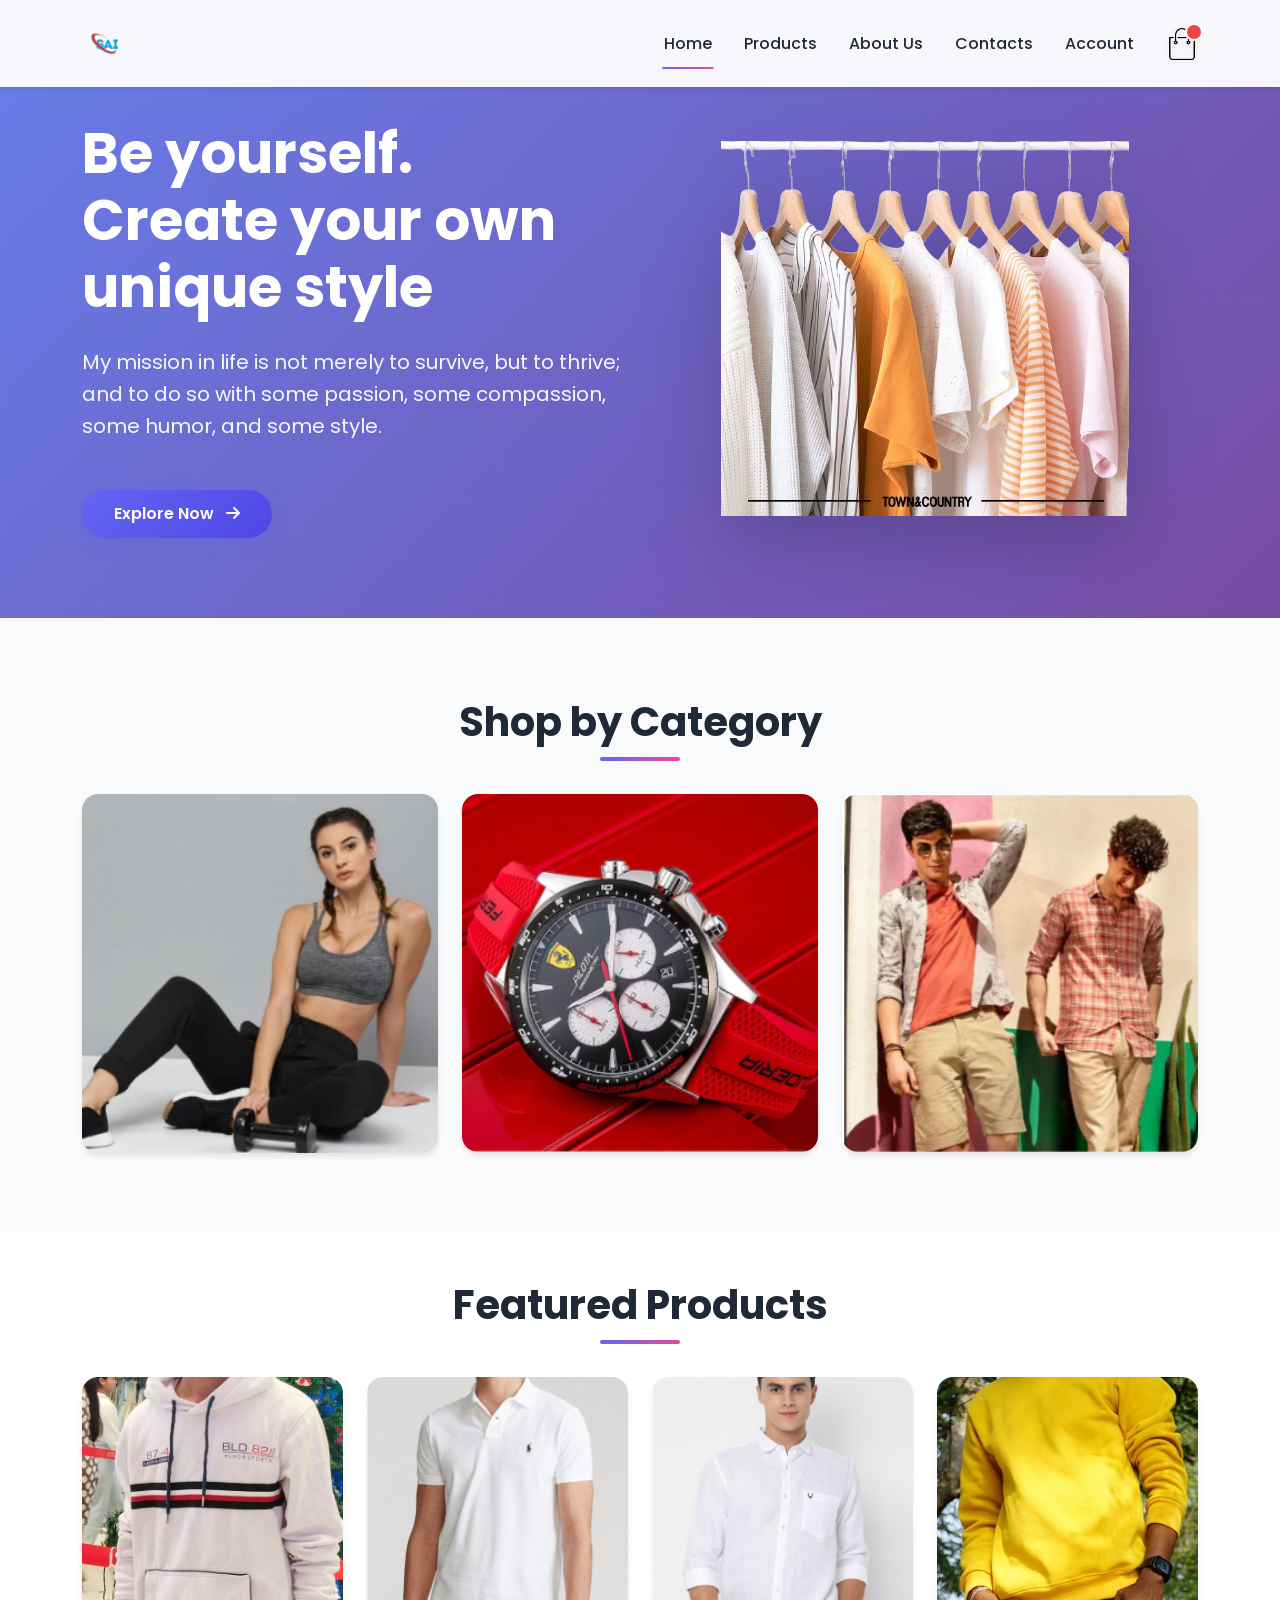
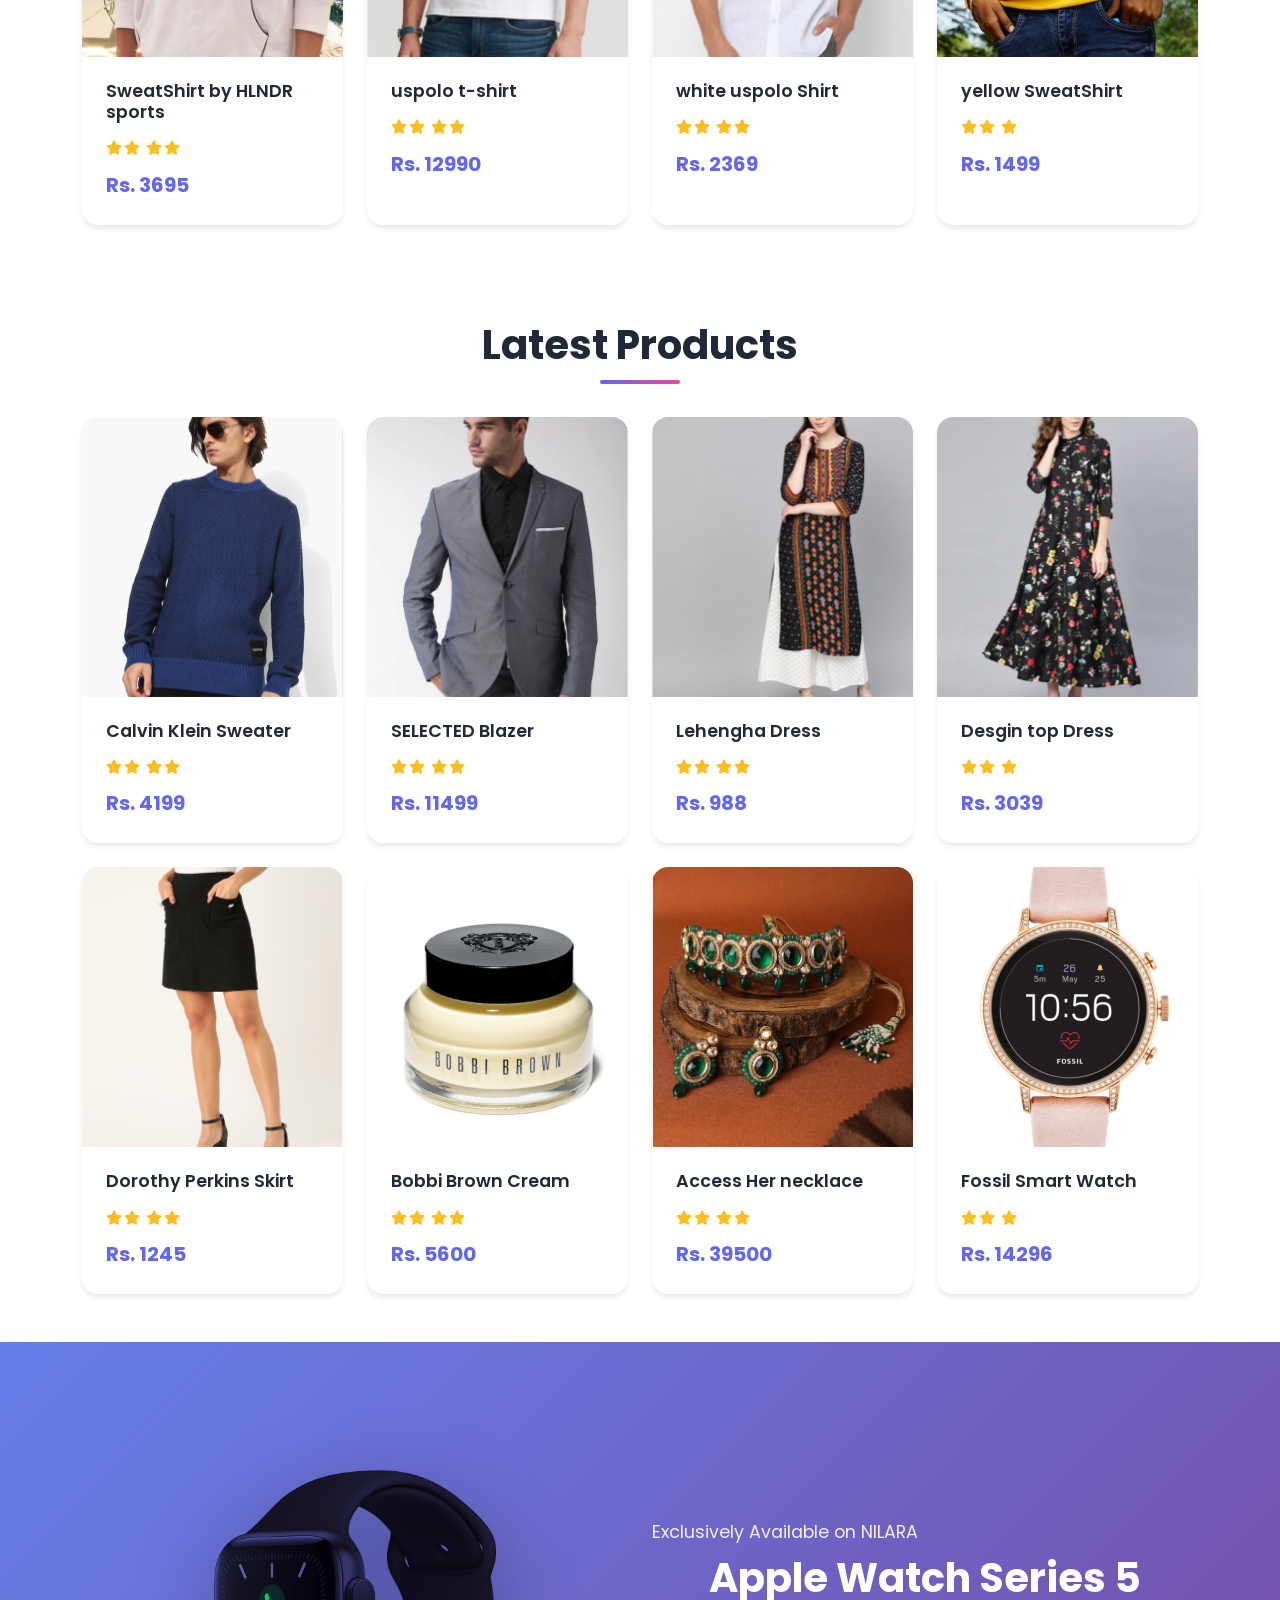
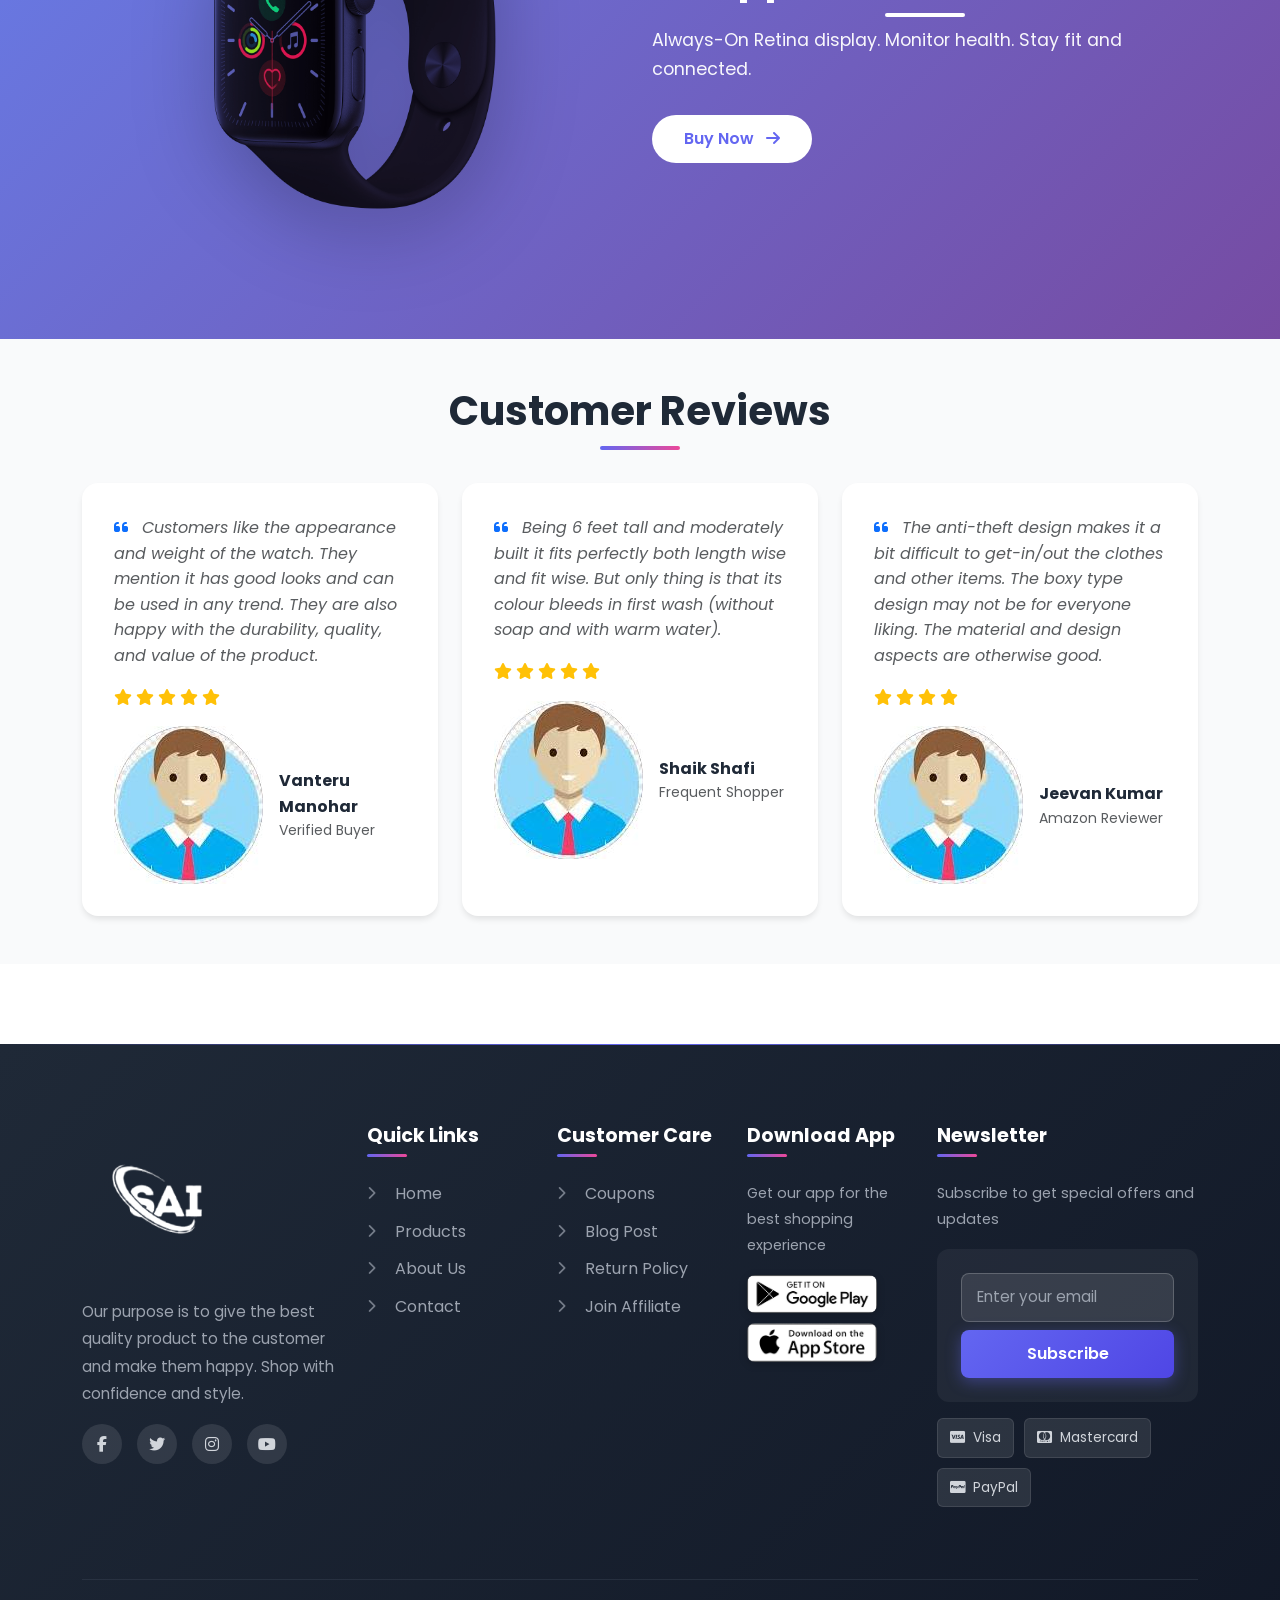
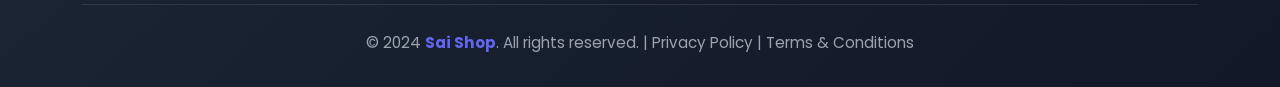
<file: index.html>
<!DOCTYPE html>
<html lang="en">

<head>
  <meta charset="UTF-8" />
  <meta name="viewport" content="width=device-width, initial-scale=1.0" />
  <title>Sai E-commerce Website</title>

  <!-- Bootstrap CSS -->
  <link href="https://cdn.jsdelivr.net/npm/bootstrap@5.3.3/dist/css/bootstrap.min.css" rel="stylesheet" />

  <!-- Google Fonts -->
  <link href="https://fonts.googleapis.com/css2?family=Poppins:wght@300;400;600&display=swap" rel="stylesheet" />

  <!-- Font Awesome -->
  <link rel="stylesheet" href="https://cdnjs.cloudflare.com/ajax/libs/font-awesome/6.4.0/css/all.min.css" />

  <link rel="stylesheet" href="style.css">
  <style>
    body {
      padding-top: 0;
    }
    .hero {
      margin-top: 0;
    }
  </style>
</head>

<body>

<!-- Navbar -->
<nav class="navbar navbar-expand-lg navbar-light bg-light py-3 shadow-sm fixed-top">
  <div class="container">
    <a class="navbar-brand" href="index.html">
      <img src="images/sai-removebg-preview.png" alt="Sai Logo" height="45">
    </a>
    <button class="navbar-toggler" type="button" data-bs-toggle="collapse" data-bs-target="#navbarNav" aria-controls="navbarNav" aria-expanded="false" aria-label="Toggle navigation">
      <span class="navbar-toggler-icon"></span>
    </button>

    <div class="collapse navbar-collapse justify-content-end" id="navbarNav">
      <ul class="navbar-nav">
        <li class="nav-item">
          <a class="nav-link active" href="index.html">Home</a>
        </li>
        <li class="nav-item">
          <a class="nav-link" href="products.html">Products</a>
        </li>
        <li class="nav-item">
          <a class="nav-link" href="aboutus.html">About Us</a>
        </li>
        <li class="nav-item">
          <a class="nav-link" href="contacts.html">Contacts</a>
        </li>
        <li class="nav-item">
          <a class="nav-link" href="account.html">Account</a>
        </li>
      </ul>
      <a href="cart.html" class="ms-3 cart-badge position-relative">
        <img src="images/cart.png" alt="Cart" width="32" height="32" style="filter: drop-shadow(0 2px 4px rgba(0,0,0,0.1));">
      </a>
    </div>
  </div>
</nav>


  <!-- Hero Section -->
  <section class="hero text-center text-md-start">
    <div class="container">
      <div class="row align-items-center">
        <div class="col-md-6">
          <h1>Be yourself.<br>Create your own unique style</h1>
          <p>My mission in life is not merely to survive, but to thrive; and to do so with some passion, some compassion, some humor, and some style.</p>
          <a href="products.html" class="btn btn-primary mt-3">Explore Now <i class="fas fa-arrow-right ms-2"></i></a>
        </div>
        <div class="col-md-6 text-center">
          <img src="images/fashion_image-removebg-preview.png" alt="Hero Image" class="img-fluid" style="max-width: 100%; height: auto; filter: drop-shadow(0 20px 40px rgba(0,0,0,0.2));">
        </div>
      </div>
    </div>
  </section>

  <!-- Categories -->
  <section class="categories">
    <div class="container">
      <h2>Shop by Category</h2>
      <div class="row g-4">
        <div class="col-md-4">
          <div class="category-card">
            <img src="images/category1.png" class="img-fluid" alt="Category 1">
          </div>
        </div>
        <div class="col-md-4">
          <div class="category-card">
            <img src="images/category2.png" class="img-fluid" alt="Category 2">
          </div>
        </div>
        <div class="col-md-4">
          <div class="category-card">
            <img src="images/category3.png" class="img-fluid" alt="Category 3">
          </div>
        </div>
      </div>
    </div>
  </section>

<!-- Featured Products Section -->
<section class="container py-5">
  <h2>Featured Products</h2>
  <div class="row g-4">
    <div class="col-md-3 col-sm-6">
      <a href="product-details.html" class="product-card-link">
        <div class="card h-100 product-card">
          <img src="images/manohar.jpg" class="card-img-top" alt="SweatShirt by HLNDR sports" />
          <div class="card-body">
            <h5 class="card-title">SweatShirt by HLNDR sports</h5>
            <div class="rating mb-2">
              <i class="fa fa-star"></i><i class="fa fa-star"></i>
              <i class="fa fa-star"></i><i class="fa fa-star"></i>
              <i class="fa fa-star-o"></i>
            </div>
            <p class="card-text">Rs. 3695</p>
          </div>
        </div>
      </a>
    </div>

    <div class="col-md-3 col-sm-6">
      <a href="product-details.html" class="product-card-link">
        <div class="card h-100 product-card">
          <img src="images/pro2-Polo Ralph Lauren-12990.png" class="card-img-top" alt="uspolo t-shirt" />
          <div class="card-body">
            <h5 class="card-title">uspolo t-shirt</h5>
            <div class="rating mb-2">
              <i class="fa fa-star"></i><i class="fa fa-star"></i>
              <i class="fa fa-star"></i><i class="fa fa-star"></i>
              <i class="fa fa-star-half-o"></i>
            </div>
            <p class="card-text">Rs. 12990</p>
          </div>
        </div>
      </a>
    </div>

    <div class="col-md-3 col-sm-6">
      <a href="product-details.html" class="product-card-link">
        <div class="card h-100 product-card">
          <img src="images/pro3-allen solly - 2369.png" class="card-img-top" alt="white uspolo Shirt" />
          <div class="card-body">
            <h5 class="card-title">white uspolo Shirt</h5>
            <div class="rating mb-2">
              <i class="fa fa-star"></i><i class="fa fa-star"></i>
              <i class="fa fa-star"></i><i class="fa fa-star"></i>
              <i class="fa fa-star-o"></i>
            </div>
            <p class="card-text">Rs. 2369</p>
          </div>
        </div>
      </a>
    </div>

    <div class="col-md-3 col-sm-6">
      <a href="product-details.html" class="product-card-link">
        <div class="card h-100 product-card">
          <img src="images/sai1.jpg" class="card-img-top" alt="yellow SweatShirt" />
          <div class="card-body">
            <h5 class="card-title">yellow SweatShirt</h5>
            <div class="rating mb-2">
              <i class="fa fa-star"></i><i class="fa fa-star"></i>
              <i class="fa fa-star"></i><i class="fa fa-star-half-o"></i>
              <i class="fa fa-star-o"></i>
            </div>
            <p class="card-text">Rs. 1499</p>
          </div>
        </div>
      </a>
    </div>
  </div>
</section>

<!-- Latest Products Section -->
<section class="container py-5">
  <h2>Latest Products</h2>
  <div class="row g-4">
    <!-- Row 1 -->
    <div class="col-md-3 col-sm-6">
      <a href="product-details.html" class="product-card-link">
        <div class="card h-100 product-card">
          <img src="images/pro5-calvinK-4199.png" class="card-img-top" alt="Calvin Klein Sweater" />
          <div class="card-body">
            <h5 class="card-title">Calvin Klein Sweater</h5>
            <div class="rating mb-2">
              <i class="fa fa-star"></i><i class="fa fa-star"></i>
              <i class="fa fa-star"></i><i class="fa fa-star"></i>
              <i class="fa fa-star-o"></i>
            </div>
            <p class="card-text">Rs. 4199</p>
          </div>
        </div>
      </a>
    </div>

    <div class="col-md-3 col-sm-6">
      <a href="product-details.html" class="product-card-link">
        <div class="card h-100 product-card">
          <img src="images/pro6-SELECTED-11499.png" class="card-img-top" alt="SELECTED Blazer" />
          <div class="card-body">
            <h5 class="card-title">SELECTED Blazer</h5>
            <div class="rating mb-2">
              <i class="fa fa-star"></i><i class="fa fa-star"></i>
              <i class="fa fa-star"></i><i class="fa fa-star"></i>
              <i class="fa fa-star-half-o"></i>
            </div>
            <p class="card-text">Rs. 11499</p>
          </div>
        </div>
      </a>
    </div>

    <div class="col-md-3 col-sm-6">
      <a href="product-details.html" class="product-card-link">
        <div class="card h-100 product-card">
          <img src="images/pro7-anubhutte-988.png" class="card-img-top" alt="Lehengha Dress" />
          <div class="card-body">
            <h5 class="card-title">Lehengha Dress</h5>
            <div class="rating mb-2">
              <i class="fa fa-star"></i><i class="fa fa-star"></i>
              <i class="fa fa-star"></i><i class="fa fa-star"></i>
              <i class="fa fa-star-o"></i>
            </div>
            <p class="card-text">Rs. 988</p>
          </div>
        </div>
      </a>
    </div>

    <div class="col-md-3 col-sm-6">
      <a href="product-details.html" class="product-card-link">
        <div class="card h-100 product-card">
          <img src="images/pro8-biba-3039.png" class="card-img-top" alt="Desgin top Dress" />
          <div class="card-body">
            <h5 class="card-title">Desgin top Dress</h5>
            <div class="rating mb-2">
              <i class="fa fa-star"></i><i class="fa fa-star"></i>
              <i class="fa fa-star"></i><i class="fa fa-star-half-o"></i>
              <i class="fa fa-star-o"></i>
            </div>
            <p class="card-text">Rs. 3039</p>
          </div>
        </div>
      </a>
    </div>

    <!-- Row 2 -->
    <div class="col-md-3 col-sm-6">
      <a href="product-details.html" class="product-card-link">
        <div class="card h-100 product-card">
          <img src="images/pro9-dorothy perkins-1245.png" class="card-img-top" alt="Dorothy Perkins Skirt" />
          <div class="card-body">
            <h5 class="card-title">Dorothy Perkins Skirt</h5>
            <div class="rating mb-2">
              <i class="fa fa-star"></i><i class="fa fa-star"></i>
              <i class="fa fa-star"></i><i class="fa fa-star"></i>
              <i class="fa fa-star-o"></i>
            </div>
            <p class="card-text">Rs. 1245</p>
          </div>
        </div>
      </a>
    </div>

    <div class="col-md-3 col-sm-6">
      <a href="product-details.html" class="product-card-link">
        <div class="card h-100 product-card">
          <img src="images/pro10-bobbi brown-5600.png" class="card-img-top" alt="Bobbi Brown Cream" />
          <div class="card-body">
            <h5 class="card-title">Bobbi Brown Cream</h5>
            <div class="rating mb-2">
              <i class="fa fa-star"></i><i class="fa fa-star"></i>
              <i class="fa fa-star"></i><i class="fa fa-star"></i>
              <i class="fa fa-star-half-o"></i>
            </div>
            <p class="card-text">Rs. 5600</p>
          </div>
        </div>
      </a>
    </div>

    <div class="col-md-3 col-sm-6">
      <a href="product-details.html" class="product-card-link">
        <div class="card h-100 product-card">
          <img src="images/pro11-AccessHer-39500.png" class="card-img-top" alt="Access Her necklace" />
          <div class="card-body">
            <h5 class="card-title">Access Her necklace</h5>
            <div class="rating mb-2">
              <i class="fa fa-star"></i><i class="fa fa-star"></i>
              <i class="fa fa-star"></i><i class="fa fa-star"></i>
              <i class="fa fa-star-o"></i>
            </div>
            <p class="card-text">Rs. 39500</p>
          </div>
        </div>
      </a>
    </div>

    <div class="col-md-3 col-sm-6">
      <a href="product-details.html" class="product-card-link">
        <div class="card h-100 product-card">
          <img src="images/pro12-fossil-14296.png" class="card-img-top" alt="Fossil Smart Watch" />
          <div class="card-body">
            <h5 class="card-title">Fossil Smart Watch</h5>
            <div class="rating mb-2">
              <i class="fa fa-star"></i><i class="fa fa-star"></i>
              <i class="fa fa-star"></i><i class="fa fa-star-half-o"></i>
              <i class="fa fa-star-o"></i>
            </div>
            <p class="card-text">Rs. 14296</p>
          </div>
        </div>
      </a>
    </div>
  </div>
</section>


  <!-- Offer Section -->
  <section class="offer-section">
    <div class="container">
      <div class="row align-items-center">
        <div class="col-md-6 text-center mb-4 mb-md-0">
          <img src="images/shopping.png" class="img-fluid" alt="Offer" style="max-width: 80%; filter: drop-shadow(0 20px 40px rgba(0,0,0,0.3));">
        </div>
        <div class="col-md-6">
          <p class="mb-2" style="opacity: 0.9; font-size: 1.1rem;">Exclusively Available on NILARA</p>
          <h2 style="color: white; margin-bottom: 1.5rem;">Apple Watch Series 5</h2>
          <p style="font-size: 1.1rem; opacity: 0.95; margin-bottom: 2rem;">Always-On Retina display. Monitor health. Stay fit and connected.</p>
          <a href="products.html" class="btn btn-light" style="background: white; color: var(--primary-color); font-weight: 600;">Buy Now <i class="fas fa-arrow-right ms-2"></i></a>
        </div>
      </div>
    </div>
  </section>

<section class="py-5" style="background: var(--light);">
  <div class="container">
    <h2>Customer Reviews</h2>
    <div class="row g-4">
      <!-- Testimonial 1 -->
      <div class="col-md-4">
        <div class="testimonial-card">
          <p class="text-muted mb-3" style="font-style: italic;">
            <i class="fas fa-quote-left text-primary me-2"></i>
            Customers like the appearance and weight of the watch. They mention it has good looks and can be used in any trend. They are also happy with the durability, quality, and value of the product.
          </p>
          <div class="mb-3">
            <i class="fa fa-star text-warning"></i>
            <i class="fa fa-star text-warning"></i>
            <i class="fa fa-star text-warning"></i>
            <i class="fa fa-star text-warning"></i>
            <i class="fa fa-star text-warning"></i>
          </div>
          <div class="d-flex align-items-center">
            <img src="images/img.jpeg" alt="User 1" class="me-3">
            <div>
              <strong>Vanteru Manohar</strong>
              <p class="text-muted mb-0 small">Verified Buyer</p>
            </div>
          </div>
        </div>
      </div>

      <!-- Testimonial 2 -->
      <div class="col-md-4">
        <div class="testimonial-card">
          <p class="text-muted mb-3" style="font-style: italic;">
            <i class="fas fa-quote-left text-primary me-2"></i>
            Being 6 feet tall and moderately built it fits perfectly both length wise and fit wise. But only thing is that its colour bleeds in first wash (without soap and with warm water).
          </p>
          <div class="mb-3">
            <i class="fa fa-star text-warning"></i>
            <i class="fa fa-star text-warning"></i>
            <i class="fa fa-star text-warning"></i>
            <i class="fa fa-star text-warning"></i>
            <i class="fa fa-star text-warning"></i>
          </div>
          <div class="d-flex align-items-center">
            <img src="images/img.jpeg" alt="User 2" class="me-3">
            <div>
              <strong>Shaik Shafi</strong>
              <p class="text-muted mb-0 small">Frequent Shopper</p>
            </div>
          </div>
        </div>
      </div>

      <!-- Testimonial 3 -->
      <div class="col-md-4">
        <div class="testimonial-card">
          <p class="text-muted mb-3" style="font-style: italic;">
            <i class="fas fa-quote-left text-primary me-2"></i>
            The anti-theft design makes it a bit difficult to get-in/out the clothes and other items. The boxy type design may not be for everyone liking. The material and design aspects are otherwise good.
          </p>
          <div class="mb-3">
            <i class="fa fa-star text-warning"></i>
            <i class="fa fa-star text-warning"></i>
            <i class="fa fa-star text-warning"></i>
            <i class="fa fa-star text-warning"></i>
            <i class="fa fa-star-o text-warning"></i>
          </div>
          <div class="d-flex align-items-center">
            <img src="images/img.jpeg" alt="User 3" class="me-3">
            <div>
              <strong>Jeevan Kumar</strong>
              <p class="text-muted mb-0 small">Amazon Reviewer</p>
            </div>
          </div>
        </div>
      </div>
    </div>
  </div>
</section>

<!-- Footer -->
<footer class="footer">
  <div class="container">
    <div class="row text-center text-md-start">
      <div class="col-lg-3 col-md-6 mb-4">
        <img src="images/sai-removebg-preview.png" alt="Logo" class="footer-logo" style="width: 150px;">
        <p>Our purpose is to give the best quality product to the customer and make them happy. Shop with confidence and style.</p>
        <div class="social-icons">
          <a href="#" aria-label="Facebook"><i class="fab fa-facebook-f"></i></a>
          <a href="#" aria-label="Twitter"><i class="fab fa-twitter"></i></a>
          <a href="#" aria-label="Instagram"><i class="fab fa-instagram"></i></a>
          <a href="#" aria-label="YouTube"><i class="fab fa-youtube"></i></a>
        </div>
      </div>
      <div class="col-lg-2 col-md-6 mb-4">
        <h5>Quick Links</h5>
        <ul class="list-unstyled">
          <li><i class="fas fa-chevron-right"></i> <a href="index.html" style="text-decoration: none; color: inherit;">Home</a></li>
          <li><i class="fas fa-chevron-right"></i> <a href="products.html" style="text-decoration: none; color: inherit;">Products</a></li>
          <li><i class="fas fa-chevron-right"></i> <a href="aboutus.html" style="text-decoration: none; color: inherit;">About Us</a></li>
          <li><i class="fas fa-chevron-right"></i> <a href="contacts.html" style="text-decoration: none; color: inherit;">Contact</a></li>
        </ul>
      </div>
      <div class="col-lg-2 col-md-6 mb-4">
        <h5>Customer Care</h5>
        <ul class="list-unstyled">
          <li><i class="fas fa-chevron-right"></i> <a href="#" style="text-decoration: none; color: inherit;">Coupons</a></li>
          <li><i class="fas fa-chevron-right"></i> <a href="#" style="text-decoration: none; color: inherit;">Blog Post</a></li>
          <li><i class="fas fa-chevron-right"></i> <a href="#" style="text-decoration: none; color: inherit;">Return Policy</a></li>
          <li><i class="fas fa-chevron-right"></i> <a href="#" style="text-decoration: none; color: inherit;">Join Affiliate</a></li>
        </ul>
      </div>
      <div class="col-lg-2 col-md-6 mb-4">
        <h5>Download App</h5>
        <p style="font-size: 0.9rem;">Get our app for the best shopping experience</p>
        <div class="app-logo">
          <img src="images/play-store.png" alt="Play Store" style="width: 130px;">
          <img src="images/app-store.png" alt="App Store" style="width: 130px;">
        </div>
      </div>
      <div class="col-lg-3 col-md-6 mb-4">
        <h5>Newsletter</h5>
        <p style="font-size: 0.9rem;">Subscribe to get special offers and updates</p>
        <div class="newsletter">
          <input type="email" class="form-control mb-2" placeholder="Enter your email">
          <button class="btn btn-primary w-100">Subscribe</button>
        </div>
        <div class="payment-methods mt-3">
          <span><i class="fab fa-cc-visa me-1"></i> Visa</span>
          <span><i class="fab fa-cc-mastercard me-1"></i> Mastercard</span>
          <span><i class="fab fa-cc-paypal me-1"></i> PayPal</span>
        </div>
      </div>
    </div>
    <hr />
    <div class="copyright">
      <p class="mb-0">&copy; 2024 <strong style="color: var(--primary-color);">Sai Shop</strong>. All rights reserved. | <a href="#" style="color: #9ca3af; text-decoration: none;">Privacy Policy</a> | <a href="#" style="color: #9ca3af; text-decoration: none;">Terms & Conditions</a></p>
    </div>
  </div>
</footer>

  <!-- Bootstrap JS -->
  <script src="https://cdn.jsdelivr.net/npm/bootstrap@5.3.3/dist/js/bootstrap.bundle.min.js"></script>
  <script>
    // Navbar scroll effect
    window.addEventListener('scroll', function() {
      const navbar = document.querySelector('.navbar');
      if (window.scrollY > 50) {
        navbar.classList.add('scrolled');
      } else {
        navbar.classList.remove('scrolled');
      }
    });
  </script>
</body>

</html>
</file>
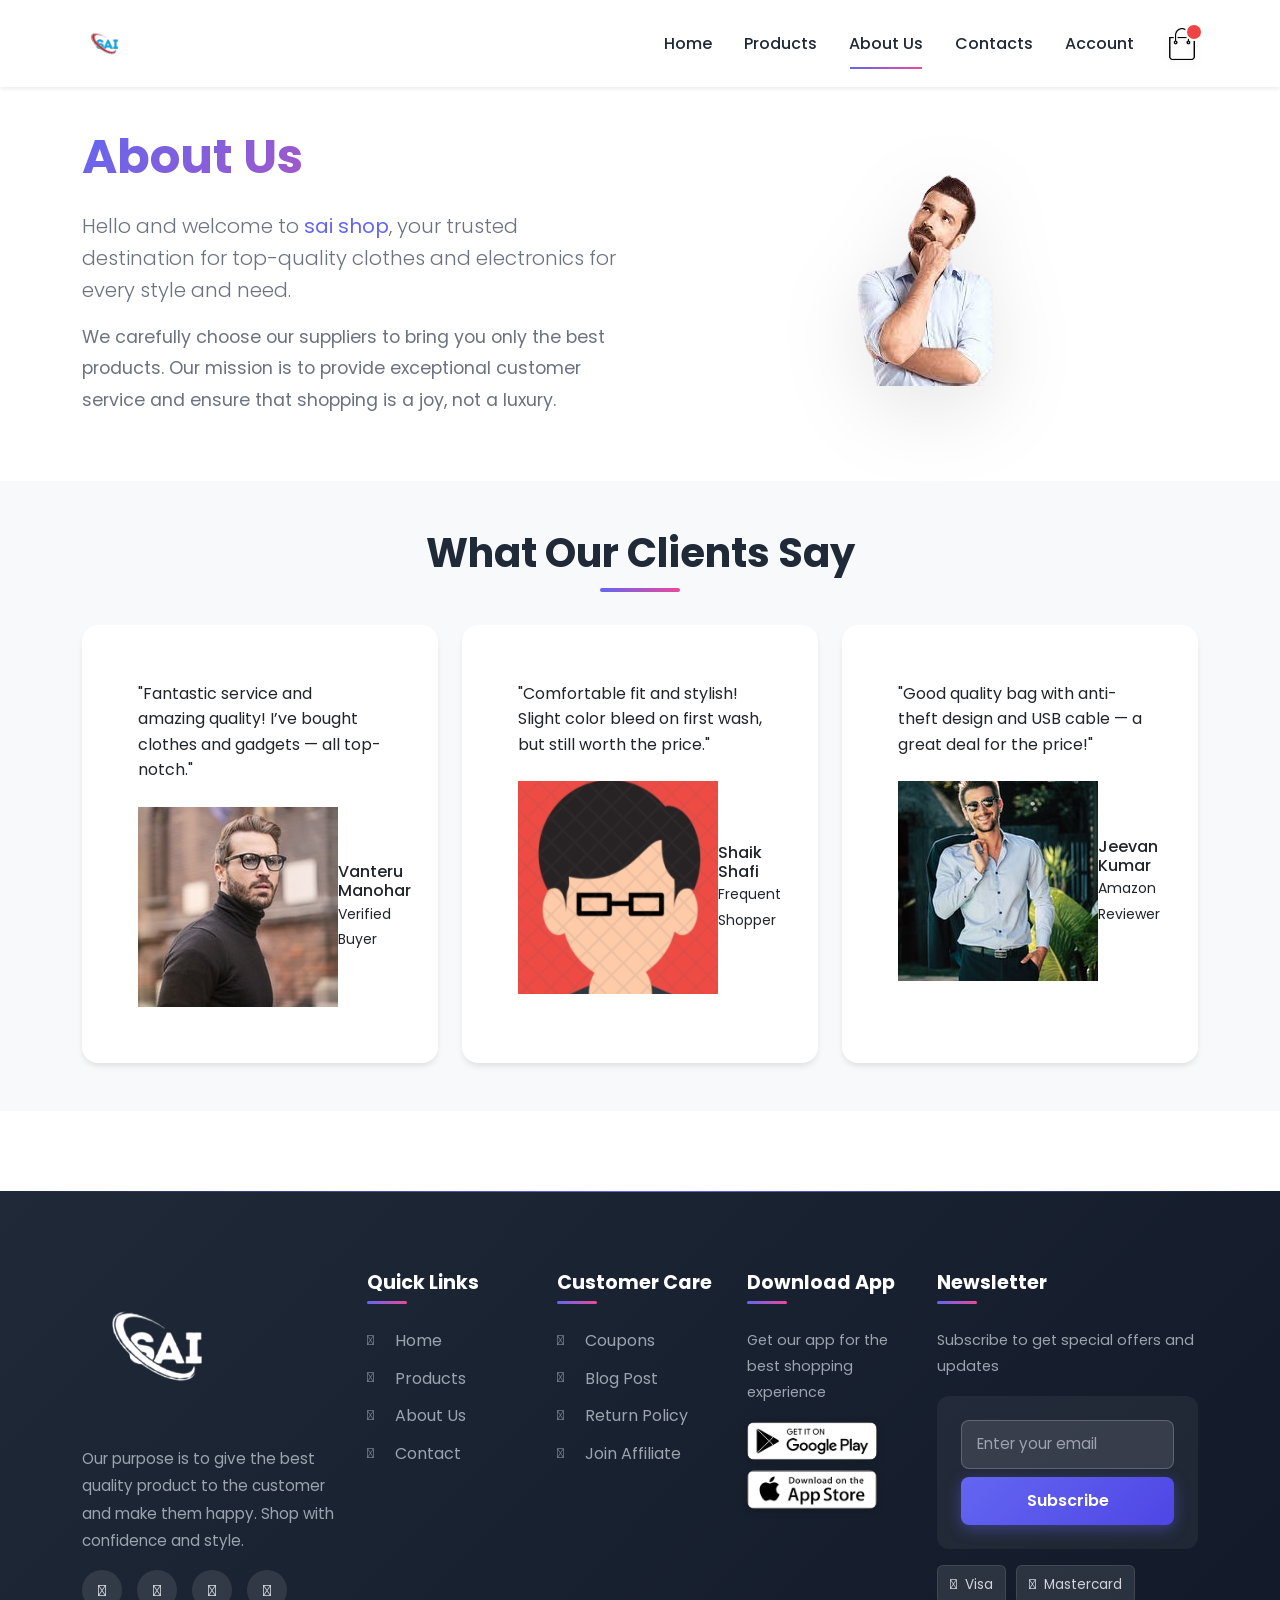
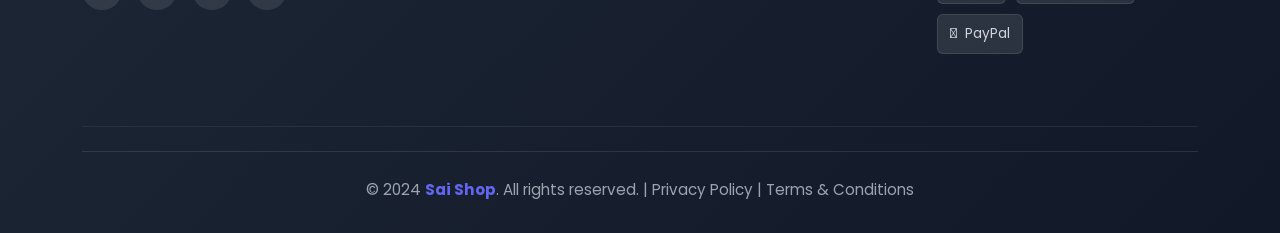
<file: aboutus.html>
<!DOCTYPE html>
<html lang="en">
<head>
  <meta charset="UTF-8" />
  <meta name="viewport" content="width=device-width, initial-scale=1.0" />
  <title>Sai Shop - About Us</title>

  <!-- Bootstrap CSS -->
  <link href="https://cdn.jsdelivr.net/npm/bootstrap@5.3.0/dist/css/bootstrap.min.css" rel="stylesheet" />
  <!-- Google Fonts -->
  <link href="https://fonts.googleapis.com/css2?family=Poppins:wght@300;400;600&display=swap" rel="stylesheet" />
  <!-- Font Awesome -->
  <link rel="stylesheet" href="https://stackpath.bootstrapcdn.com/font-awesome/4.7.0/css/font-awesome.min.css" />

  <link rel="stylesheet" href="style.css">
  <style>
    body {
      padding-top: 80px;
    }
  </style>
</head>

<body>
<!-- Navbar -->
<nav class="navbar navbar-expand-lg navbar-light bg-light py-3 shadow-sm fixed-top">
  <div class="container">
    <a class="navbar-brand" href="index.html">
      <img src="images/sai-removebg-preview.png" alt="Sai Logo" height="45">
    </a>
    <button class="navbar-toggler" type="button" data-bs-toggle="collapse" data-bs-target="#navbarNav">
      <span class="navbar-toggler-icon"></span>
    </button>

    <div class="collapse navbar-collapse justify-content-end" id="navbarNav">
      <ul class="navbar-nav">
        <li class="nav-item">
          <a class="nav-link" href="index.html">Home</a>
        </li>
        <li class="nav-item">
          <a class="nav-link" href="products.html">Products</a>
        </li>
        <li class="nav-item">
          <a class="nav-link active" href="aboutus.html">About Us</a>
        </li>
        <li class="nav-item">
          <a class="nav-link" href="contacts.html">Contacts</a>
        </li>
        <li class="nav-item">
          <a class="nav-link" href="account.html">Account</a>
        </li>
      </ul>
      <a href="cart.html" class="ms-3 cart-badge position-relative">
        <img src="images/cart.png" alt="Cart" width="32" height="32" style="filter: drop-shadow(0 2px 4px rgba(0,0,0,0.1));">
      </a>
    </div>
  </div>
</nav>

  <!-- About Section -->
  <section class="py-5" style="padding-top: 120px;">
    <div class="container">
      <div class="row align-items-center">
        <div class="col-md-6 mb-4 mb-md-0">
          <h1 class="text-gradient" style="font-size: 3rem; font-weight: 700; margin-bottom: 1.5rem;">About Us</h1>
          <p class="lead" style="font-size: 1.25rem; color: var(--gray);">Hello and welcome to <strong style="color: var(--primary-color);">sai shop</strong>, your trusted destination for top-quality clothes and electronics for every style and need.</p>
          <p style="font-size: 1.1rem; color: var(--gray); line-height: 1.8;">We carefully choose our suppliers to bring you only the best products. Our mission is to provide exceptional customer service and ensure that shopping is a joy, not a luxury.</p>
        </div>
        <div class="col-md-6 text-center">
          <img src="images/image_about-removebg-preview.png" alt="About Us" class="img-fluid" style="max-width: 100%; filter: drop-shadow(0 20px 40px rgba(0,0,0,0.1));" />
        </div>
      </div>
    </div>
  </section>

  <!-- Testimonials Section -->
  <section class="py-5 bg-light">
    <div class="container">
      <h2 class="text-center mb-5">What Our Clients Say</h2>
      <div class="row g-4">
        <div class="col-md-4">
          <div class="card testimonial-card">
            <div class="card-body">
              <p>"Fantastic service and amazing quality! I’ve bought clothes and gadgets — all top-notch."</p>
              <div class="d-flex align-items-center mt-4">
                <img src="images/user-1.jpg" alt="User" class="testimonial-img" />
                <div>
                  <h6 class="mb-0">Vanteru Manohar</h6>
                  <small>Verified Buyer</small>
                </div>
              </div>
            </div>
          </div>
        </div>
        <div class="col-md-4">
          <div class="card testimonial-card">
            <div class="card-body">
              <p>"Comfortable fit and stylish! Slight color bleed on first wash, but still worth the price."</p>
              <div class="d-flex align-items-center mt-4">
                <img src="images/user4.png" alt="User" class="testimonial-img" />
                <div>
                  <h6 class="mb-0">Shaik Shafi</h6>
                  <small>Frequent Shopper</small>
                </div>
              </div>
            </div>
          </div>
        </div>
        <div class="col-md-4">
          <div class="card testimonial-card">
            <div class="card-body">
              <p>"Good quality bag with anti-theft design and USB cable — a great deal for the price!"</p>
              <div class="d-flex align-items-center mt-4">
                <img src="images/user-3.jpg" alt="User" class="testimonial-img" />
                <div>
                  <h6 class="mb-0">Jeevan Kumar</h6>
                  <small>Amazon Reviewer</small>
                </div>
              </div>
            </div>
          </div>
        </div>
      </div>
    </div>
  </section>

  <!-- Footer -->
  <footer class="footer">
    <div class="container">
      <div class="row text-center text-md-start">
        <div class="col-lg-3 col-md-6 mb-4">
          <img src="images/sai-removebg-preview.png" alt="Logo" class="footer-logo" style="width: 150px;">
          <p>Our purpose is to give the best quality product to the customer and make them happy. Shop with confidence and style.</p>
          <div class="social-icons">
            <a href="#" aria-label="Facebook"><i class="fab fa-facebook-f"></i></a>
            <a href="#" aria-label="Twitter"><i class="fab fa-twitter"></i></a>
            <a href="#" aria-label="Instagram"><i class="fab fa-instagram"></i></a>
            <a href="#" aria-label="YouTube"><i class="fab fa-youtube"></i></a>
          </div>
        </div>
        <div class="col-lg-2 col-md-6 mb-4">
          <h5>Quick Links</h5>
          <ul class="list-unstyled">
            <li><i class="fas fa-chevron-right"></i> <a href="index.html" style="text-decoration: none; color: inherit;">Home</a></li>
            <li><i class="fas fa-chevron-right"></i> <a href="products.html" style="text-decoration: none; color: inherit;">Products</a></li>
            <li><i class="fas fa-chevron-right"></i> <a href="aboutus.html" style="text-decoration: none; color: inherit;">About Us</a></li>
            <li><i class="fas fa-chevron-right"></i> <a href="contacts.html" style="text-decoration: none; color: inherit;">Contact</a></li>
          </ul>
        </div>
        <div class="col-lg-2 col-md-6 mb-4">
          <h5>Customer Care</h5>
          <ul class="list-unstyled">
            <li><i class="fas fa-chevron-right"></i> <a href="#" style="text-decoration: none; color: inherit;">Coupons</a></li>
            <li><i class="fas fa-chevron-right"></i> <a href="#" style="text-decoration: none; color: inherit;">Blog Post</a></li>
            <li><i class="fas fa-chevron-right"></i> <a href="#" style="text-decoration: none; color: inherit;">Return Policy</a></li>
            <li><i class="fas fa-chevron-right"></i> <a href="#" style="text-decoration: none; color: inherit;">Join Affiliate</a></li>
          </ul>
        </div>
        <div class="col-lg-2 col-md-6 mb-4">
          <h5>Download App</h5>
          <p style="font-size: 0.9rem;">Get our app for the best shopping experience</p>
          <div class="app-logo">
            <img src="images/play-store.png" alt="Play Store" style="width: 130px;">
            <img src="images/app-store.png" alt="App Store" style="width: 130px;">
          </div>
        </div>
        <div class="col-lg-3 col-md-6 mb-4">
          <h5>Newsletter</h5>
          <p style="font-size: 0.9rem;">Subscribe to get special offers and updates</p>
          <div class="newsletter">
            <input type="email" class="form-control mb-2" placeholder="Enter your email">
            <button class="btn btn-primary w-100">Subscribe</button>
          </div>
          <div class="payment-methods mt-3">
            <span><i class="fab fa-cc-visa me-1"></i> Visa</span>
            <span><i class="fab fa-cc-mastercard me-1"></i> Mastercard</span>
            <span><i class="fab fa-cc-paypal me-1"></i> PayPal</span>
          </div>
        </div>
      </div>
      <hr />
      <div class="copyright">
        <p class="mb-0">&copy; 2024 <strong style="color: var(--primary-color);">Sai Shop</strong>. All rights reserved. | <a href="#" style="color: #9ca3af; text-decoration: none;">Privacy Policy</a> | <a href="#" style="color: #9ca3af; text-decoration: none;">Terms & Conditions</a></p>
      </div>
    </div>
  </footer>

  <!-- Bootstrap JS -->
  <script src="https://cdn.jsdelivr.net/npm/bootstrap@5.3.0/dist/js/bootstrap.bundle.min.js"></script>
  <script>
    // Navbar scroll effect
    window.addEventListener('scroll', function() {
      const navbar = document.querySelector('.navbar');
      if (window.scrollY > 50) {
        navbar.classList.add('scrolled');
      } else {
        navbar.classList.remove('scrolled');
      }
    });
  </script>
</body>
</html>
</file>
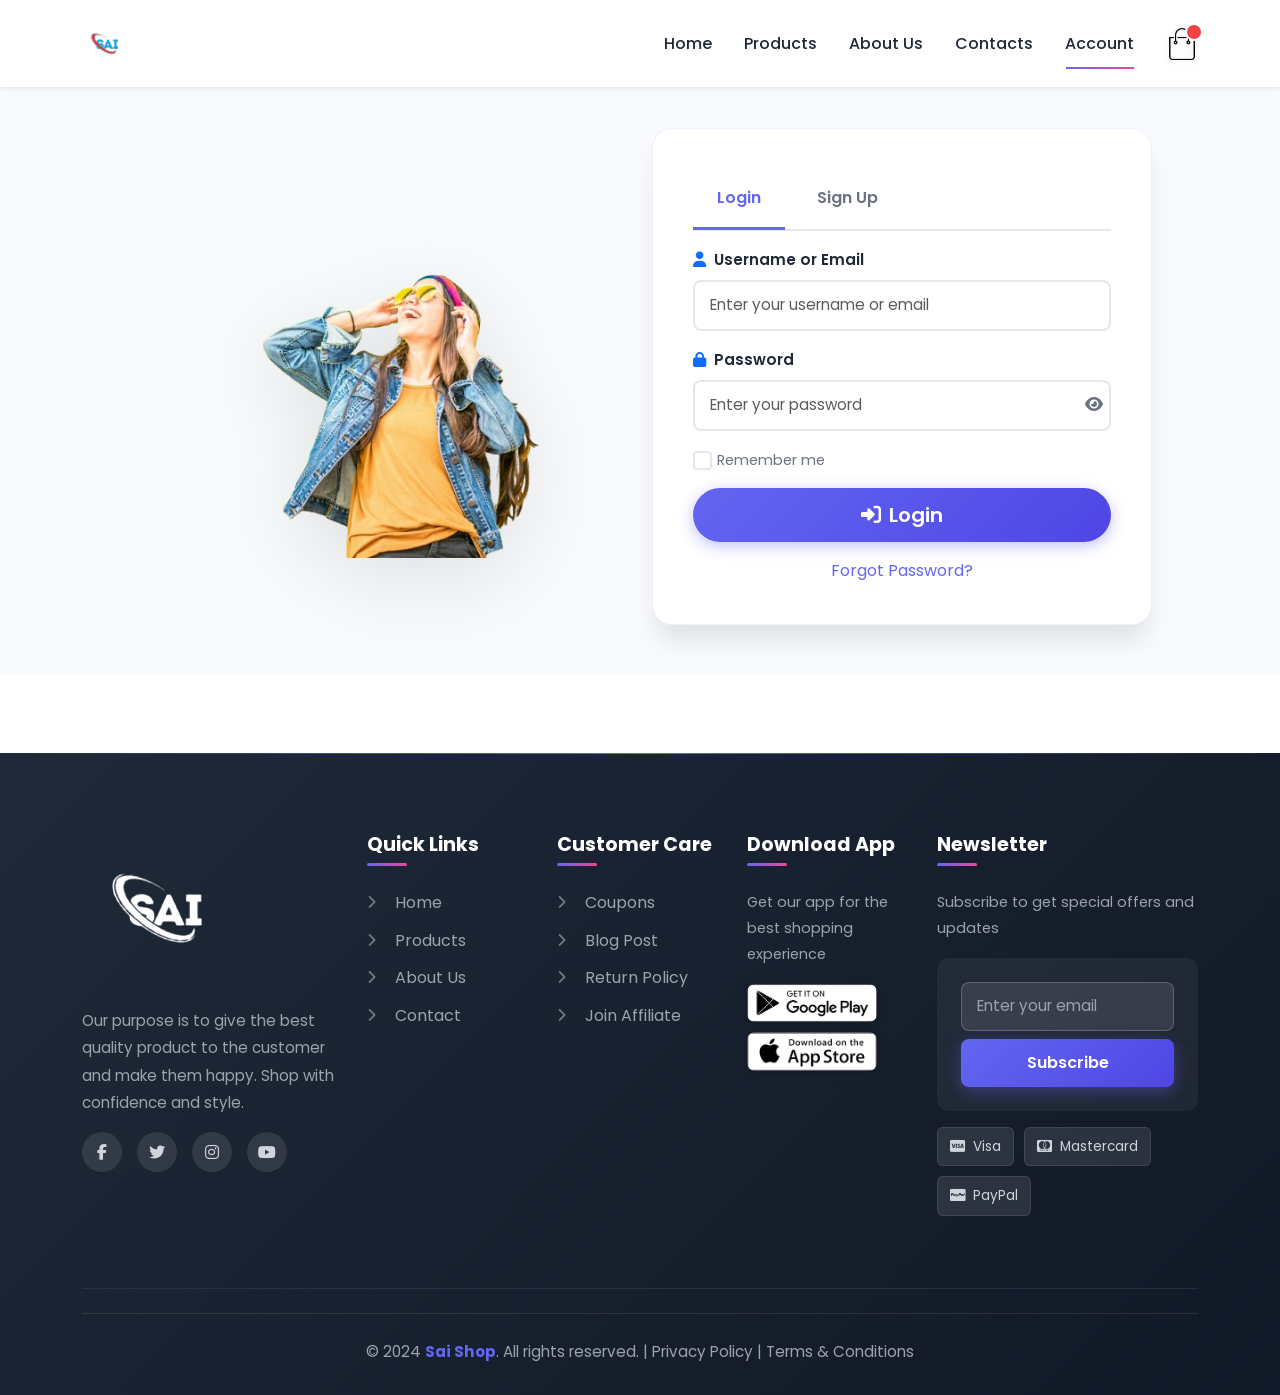
<file: account.html>
<!DOCTYPE html>
<html lang="en">
<head>
  <meta charset="UTF-8" />
  <meta name="viewport" content="width=device-width, initial-scale=1.0" />
  <title>Sai Website - Account</title>
  <link href="https://cdn.jsdelivr.net/npm/bootstrap@5.3.0/dist/css/bootstrap.min.css" rel="stylesheet" />
  <link href="https://cdnjs.cloudflare.com/ajax/libs/font-awesome/6.5.0/css/all.min.css" rel="stylesheet" />
  <link href="https://fonts.googleapis.com/css2?family=Poppins:wght@300;400;500;600&display=swap" rel="stylesheet" />
  <link rel="stylesheet" href="style.css">
  <style>
    body {
      padding-top: 80px;
    }
  </style>
</head>
<body>

<!-- Navbar -->
<nav class="navbar navbar-expand-lg navbar-light bg-light py-3 shadow-sm fixed-top">
  <div class="container">
    <a class="navbar-brand" href="index.html">
      <img src="images/sai-removebg-preview.png" alt="Sai Logo" height="45">
    </a>
    <button class="navbar-toggler" type="button" data-bs-toggle="collapse" data-bs-target="#navbarNav">
      <span class="navbar-toggler-icon"></span>
    </button>

    <div class="collapse navbar-collapse justify-content-end" id="navbarNav">
      <ul class="navbar-nav">
        <li class="nav-item">
          <a class="nav-link" href="index.html">Home</a>
        </li>
        <li class="nav-item">
          <a class="nav-link" href="products.html">Products</a>
        </li>
        <li class="nav-item">
          <a class="nav-link" href="aboutus.html">About Us</a>
        </li>
        <li class="nav-item">
          <a class="nav-link" href="contacts.html">Contacts</a>
        </li>
        <li class="nav-item">
          <a class="nav-link active" href="account.html">Account</a>
        </li>
      </ul>
      <a href="cart.html" class="ms-3 cart-badge position-relative">
        <img src="images/cart.png" alt="Cart" width="32" height="32" style="filter: drop-shadow(0 2px 4px rgba(0,0,0,0.1));">
      </a>
    </div>
  </div>
</nav>

<!-- Account Page -->
<section class="py-5" style="padding-top: 120px; background: var(--light);">
  <div class="container">
    <div class="row align-items-center">
      <div class="col-md-6 text-center mb-4 mb-md-0">
        <img src="images/image23-removebg-preview.png" alt="Account" class="img-fluid" style="max-width: 100%; filter: drop-shadow(0 20px 40px rgba(0,0,0,0.1));">
      </div>
      <div class="col-md-6">
        <div class="form-container">
          <!-- Tabs -->
          <ul class="nav nav-tabs mb-3" id="accountTabs" role="tablist">
            <li class="nav-item" role="presentation">
              <button class="nav-link active" id="login-tab" data-bs-toggle="tab" data-bs-target="#login"
                type="button" role="tab">Login</button>
            </li>
            <li class="nav-item" role="presentation">
              <button class="nav-link" id="register-tab" data-bs-toggle="tab" data-bs-target="#register"
                type="button" role="tab">Sign Up</button>
            </li>
          </ul>

          <!-- Tab Content -->
          <div class="tab-content" id="accountTabsContent">
            <!-- Login -->
            <div class="tab-pane fade show active" id="login" role="tabpanel">
              <form id="loginForm">
                <div class="mb-3">
                  <label class="form-label fw-semibold">
                    <i class="fas fa-user me-2 text-primary"></i>Username or Email
                  </label>
                  <input type="text" class="form-control" placeholder="Enter your username or email" required>
                </div>
                <div class="mb-3">
                  <label class="form-label fw-semibold">
                    <i class="fas fa-lock me-2 text-primary"></i>Password
                  </label>
                  <div class="position-relative">
                    <input type="password" id="loginPassword" class="form-control" placeholder="Enter your password" required>
                    <button type="button" class="btn btn-link position-absolute end-0 top-50 translate-middle-y me-2" style="text-decoration: none; border: none; background: none;" onclick="togglePassword('loginPassword', this)">
                      <i class="fas fa-eye" id="loginPasswordToggle"></i>
                    </button>
                  </div>
                </div>
                <div class="mb-3 form-check">
                  <input type="checkbox" class="form-check-input" id="rememberMe">
                  <label class="form-check-label" for="rememberMe">
                    Remember me
                  </label>
                </div>
                <div class="d-grid mb-3">
                  <button type="submit" class="btn btn-primary btn-lg">
                    <i class="fas fa-sign-in-alt me-2"></i>Login
                  </button>
                </div>
                <div class="text-center">
                  <a href="#" class="text-decoration-none" style="color: var(--primary-color);">Forgot Password?</a>
                </div>
              </form>
            </div>

            <!-- Register -->
            <div class="tab-pane fade" id="register" role="tabpanel">
              <form id="registerForm">
                <div class="mb-3">
                  <label class="form-label fw-semibold">
                    <i class="fas fa-user me-2 text-primary"></i>Full Name
                  </label>
                  <input type="text" id="registerName" class="form-control" placeholder="Enter your full name" required>
                </div>
                <div class="mb-3">
                  <label class="form-label fw-semibold">
                    <i class="fas fa-envelope me-2 text-primary"></i>Email Address
                  </label>
                  <input type="email" id="registerEmail" class="form-control" placeholder="Enter your email" required>
                  <small class="text-muted">We'll never share your email with anyone else.</small>
                </div>
                <div class="mb-3">
                  <label class="form-label fw-semibold">
                    <i class="fas fa-lock me-2 text-primary"></i>Password
                  </label>
                  <div class="position-relative">
                    <input type="password" id="registerPassword" class="form-control" placeholder="Create a password" required minlength="8">
                    <button type="button" class="btn btn-link position-absolute end-0 top-50 translate-middle-y me-2" style="text-decoration: none; border: none; background: none;" onclick="togglePassword('registerPassword', this)">
                      <i class="fas fa-eye" id="registerPasswordToggle"></i>
                    </button>
                  </div>
                  <small class="text-muted">Must be at least 8 characters long.</small>
                </div>
                <div class="mb-3">
                  <label class="form-label fw-semibold">
                    <i class="fas fa-lock me-2 text-primary"></i>Confirm Password
                  </label>
                  <div class="position-relative">
                    <input type="password" id="confirmPassword" class="form-control" placeholder="Confirm your password" required>
                    <button type="button" class="btn btn-link position-absolute end-0 top-50 translate-middle-y me-2" style="text-decoration: none; border: none; background: none;" onclick="togglePassword('confirmPassword', this)">
                      <i class="fas fa-eye" id="confirmPasswordToggle"></i>
                    </button>
                  </div>
                  <div id="passwordMatchMessage" class="mt-2"></div>
                </div>
                <div class="mb-3 form-check">
                  <input type="checkbox" class="form-check-input" id="agreeTerms" required>
                  <label class="form-check-label" for="agreeTerms">
                    I agree to the <a href="#" style="color: var(--primary-color);">Terms & Conditions</a> and <a href="#" style="color: var(--primary-color);">Privacy Policy</a>
                  </label>
                </div>
                <div class="d-grid">
                  <button type="submit" class="btn btn-success btn-lg">
                    <i class="fas fa-user-plus me-2"></i>Create Account
                  </button>
                </div>
              </form>
            </div>
          </div>
        </div>
      </div>
    </div>
  </div>
</section>

<!-- Footer -->
<footer class="footer">
  <div class="container">
    <div class="row text-center text-md-start">
      <div class="col-lg-3 col-md-6 mb-4">
        <img src="images/sai-removebg-preview.png" alt="Logo" class="footer-logo" style="width: 150px;">
        <p>Our purpose is to give the best quality product to the customer and make them happy. Shop with confidence and style.</p>
        <div class="social-icons">
          <a href="#" aria-label="Facebook"><i class="fab fa-facebook-f"></i></a>
          <a href="#" aria-label="Twitter"><i class="fab fa-twitter"></i></a>
          <a href="#" aria-label="Instagram"><i class="fab fa-instagram"></i></a>
          <a href="#" aria-label="YouTube"><i class="fab fa-youtube"></i></a>
        </div>
      </div>
      <div class="col-lg-2 col-md-6 mb-4">
        <h5>Quick Links</h5>
        <ul class="list-unstyled">
          <li><i class="fas fa-chevron-right"></i> <a href="index.html" style="text-decoration: none; color: inherit;">Home</a></li>
          <li><i class="fas fa-chevron-right"></i> <a href="products.html" style="text-decoration: none; color: inherit;">Products</a></li>
          <li><i class="fas fa-chevron-right"></i> <a href="aboutus.html" style="text-decoration: none; color: inherit;">About Us</a></li>
          <li><i class="fas fa-chevron-right"></i> <a href="contacts.html" style="text-decoration: none; color: inherit;">Contact</a></li>
        </ul>
      </div>
      <div class="col-lg-2 col-md-6 mb-4">
        <h5>Customer Care</h5>
        <ul class="list-unstyled">
          <li><i class="fas fa-chevron-right"></i> <a href="#" style="text-decoration: none; color: inherit;">Coupons</a></li>
          <li><i class="fas fa-chevron-right"></i> <a href="#" style="text-decoration: none; color: inherit;">Blog Post</a></li>
          <li><i class="fas fa-chevron-right"></i> <a href="#" style="text-decoration: none; color: inherit;">Return Policy</a></li>
          <li><i class="fas fa-chevron-right"></i> <a href="#" style="text-decoration: none; color: inherit;">Join Affiliate</a></li>
        </ul>
      </div>
      <div class="col-lg-2 col-md-6 mb-4">
        <h5>Download App</h5>
        <p style="font-size: 0.9rem;">Get our app for the best shopping experience</p>
        <div class="app-logo">
          <img src="images/play-store.png" alt="Play Store" style="width: 130px;">
          <img src="images/app-store.png" alt="App Store" style="width: 130px;">
        </div>
      </div>
      <div class="col-lg-3 col-md-6 mb-4">
        <h5>Newsletter</h5>
        <p style="font-size: 0.9rem;">Subscribe to get special offers and updates</p>
        <div class="newsletter">
          <input type="email" class="form-control mb-2" placeholder="Enter your email">
          <button class="btn btn-primary w-100">Subscribe</button>
        </div>
        <div class="payment-methods mt-3">
          <span><i class="fab fa-cc-visa me-1"></i> Visa</span>
          <span><i class="fab fa-cc-mastercard me-1"></i> Mastercard</span>
          <span><i class="fab fa-cc-paypal me-1"></i> PayPal</span>
        </div>
      </div>
    </div>
    <hr />
    <div class="copyright">
      <p class="mb-0">&copy; 2024 <strong style="color: var(--primary-color);">Sai Shop</strong>. All rights reserved. | <a href="#" style="color: #9ca3af; text-decoration: none;">Privacy Policy</a> | <a href="#" style="color: #9ca3af; text-decoration: none;">Terms & Conditions</a></p>
    </div>
  </div>
</footer>

<script src="https://cdn.jsdelivr.net/npm/bootstrap@5.3.0/dist/js/bootstrap.bundle.min.js"></script>
<script>
  // Navbar scroll effect
  window.addEventListener('scroll', function() {
    const navbar = document.querySelector('.navbar');
    if (window.scrollY > 50) {
      navbar.classList.add('scrolled');
    } else {
      navbar.classList.remove('scrolled');
    }
  });

  // Toggle password visibility
  function togglePassword(inputId, button) {
    const input = document.getElementById(inputId);
    const icon = button.querySelector('i');
    
    if (input.type === 'password') {
      input.type = 'text';
      icon.classList.remove('fa-eye');
      icon.classList.add('fa-eye-slash');
    } else {
      input.type = 'password';
      icon.classList.remove('fa-eye-slash');
      icon.classList.add('fa-eye');
    }
  }

  // Password match validation
  const registerPassword = document.getElementById('registerPassword');
  const confirmPassword = document.getElementById('confirmPassword');
  const passwordMatchMessage = document.getElementById('passwordMatchMessage');

  function validatePasswordMatch() {
    if (confirmPassword.value === '') {
      passwordMatchMessage.innerHTML = '';
      confirmPassword.classList.remove('is-invalid', 'is-valid');
      return;
    }

    if (registerPassword.value === confirmPassword.value) {
      passwordMatchMessage.innerHTML = '<small class="text-success"><i class="fas fa-check-circle me-1"></i>Passwords match!</small>';
      confirmPassword.classList.remove('is-invalid');
      confirmPassword.classList.add('is-valid');
    } else {
      passwordMatchMessage.innerHTML = '<small class="text-danger"><i class="fas fa-times-circle me-1"></i>Passwords do not match!</small>';
      confirmPassword.classList.remove('is-valid');
      confirmPassword.classList.add('is-invalid');
    }
  }

  if (confirmPassword) {
    confirmPassword.addEventListener('input', validatePasswordMatch);
    registerPassword.addEventListener('input', validatePasswordMatch);
  }

  // Form validation
  const registerForm = document.getElementById('registerForm');
  if (registerForm) {
    registerForm.addEventListener('submit', function(e) {
      const password = document.getElementById('registerPassword').value;
      const confirm = document.getElementById('confirmPassword').value;

      if (password !== confirm) {
        e.preventDefault();
        alert('Passwords do not match! Please check and try again.');
        confirmPassword.focus();
        return false;
      }

      if (password.length < 8) {
        e.preventDefault();
        alert('Password must be at least 8 characters long!');
        registerPassword.focus();
        return false;
      }
    });
  }
</script>
</body>
</html>
</file>
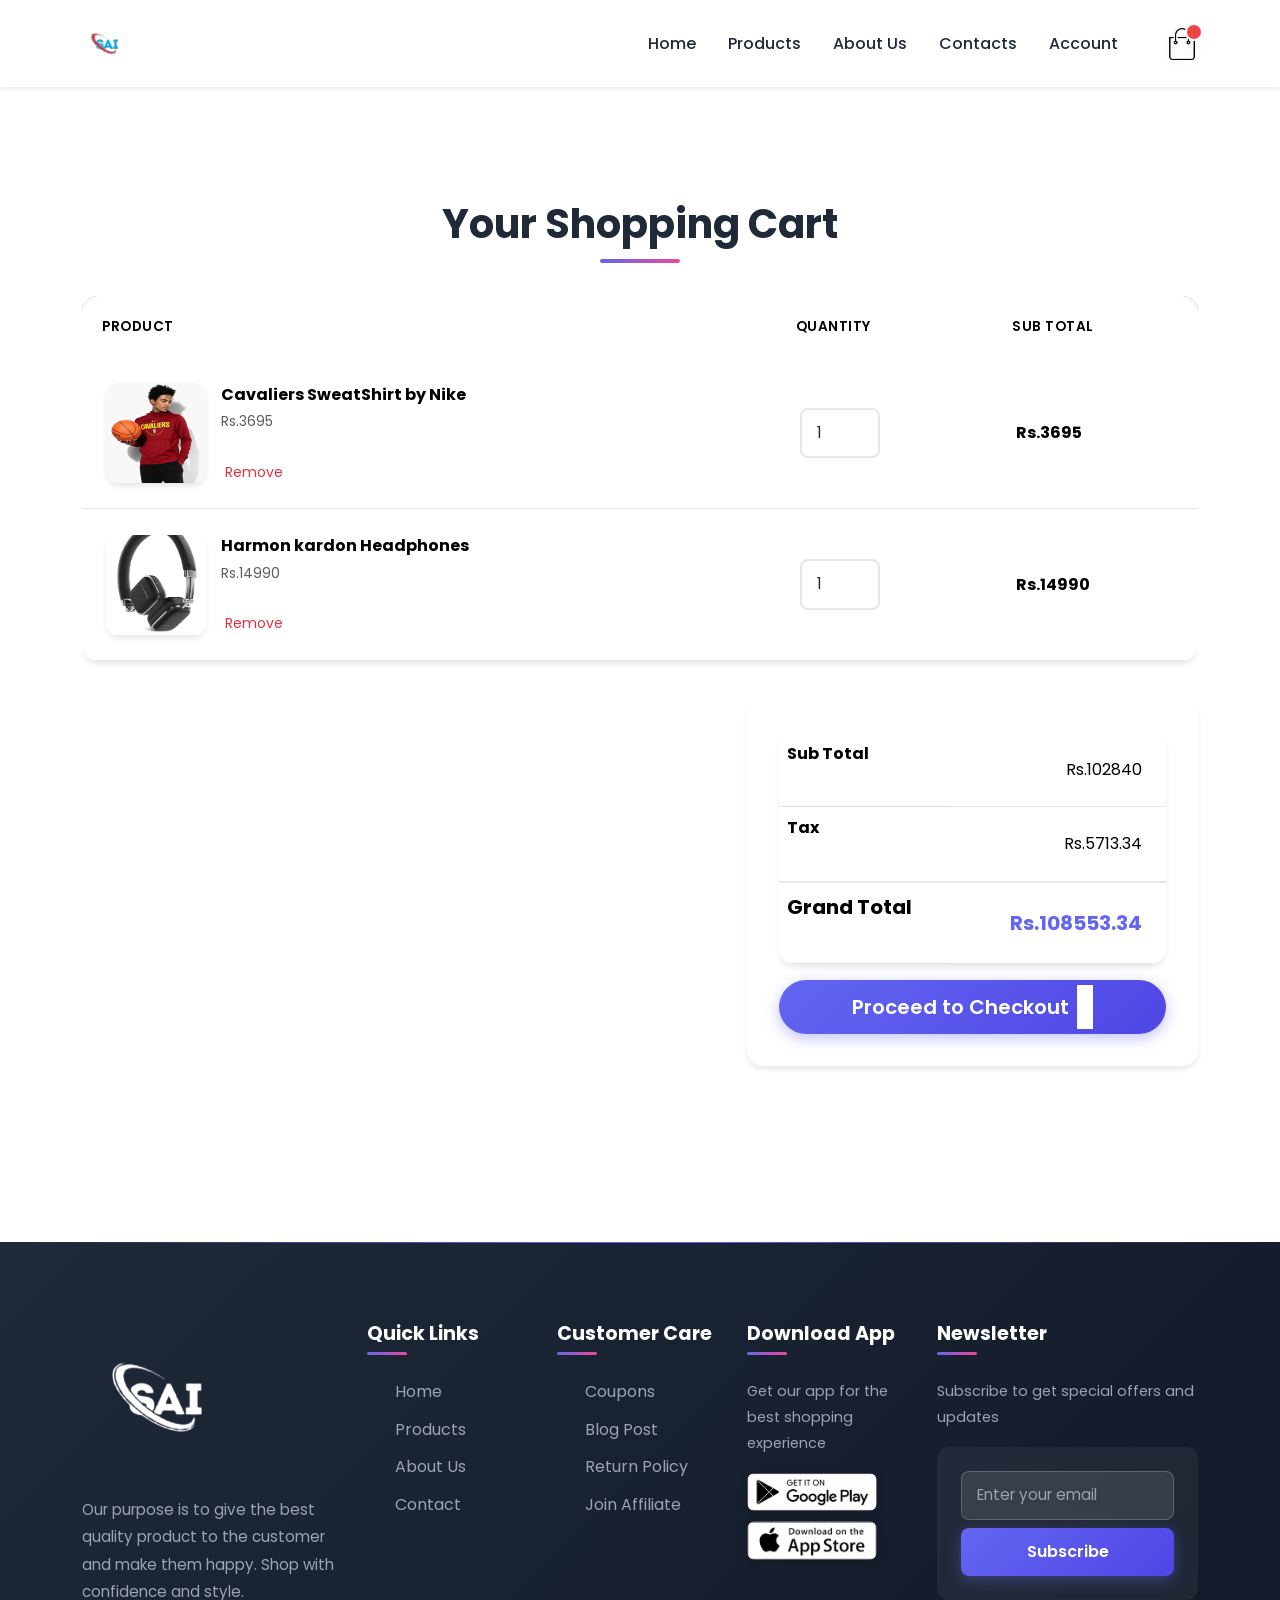
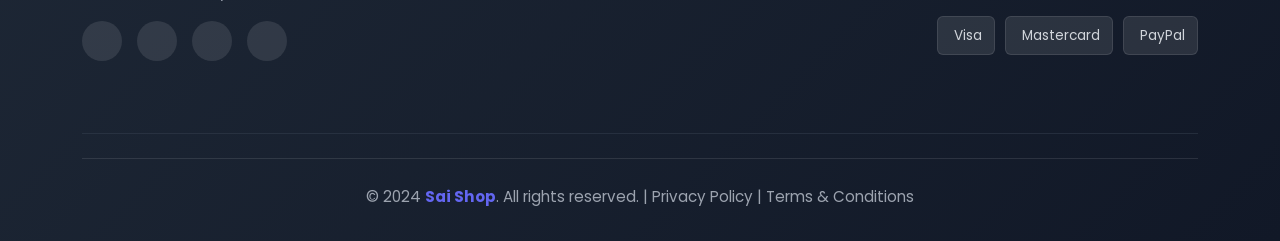
<file: cart.html>
<!DOCTYPE html>
<html lang="en">

<head>
  <meta charset="UTF-8" />
  <meta name="viewport" content="width=device-width, initial-scale=1.0" />
  <title>Cart</title>
  <link href="https://cdn.jsdelivr.net/npm/bootstrap@5.3.3/dist/css/bootstrap.min.css" rel="stylesheet">
  <link href="https://fonts.googleapis.com/css2?family=Poppins:wght@300;400;500;600&display=swap" rel="stylesheet">
  <link rel="stylesheet" href="style.css">
  <style>
    body {
      padding-top: 80px;
    }
  </style>
</head>

<body>

  <!-- Fixed Top Navbar -->
  <nav class="navbar navbar-expand-lg navbar-light bg-light fixed-top shadow-sm">
    <div class="container">
      <a class="navbar-brand" href="index.html">
        <img src="images/sai-removebg-preview.png" alt="Sai Logo" height="45">
      </a>
      <button class="navbar-toggler" type="button" data-bs-toggle="collapse" data-bs-target="#navbarNav">
        <span class="navbar-toggler-icon"></span>
      </button>
      <div class="collapse navbar-collapse justify-content-end" id="navbarNav">
        <ul class="navbar-nav me-3">
          <li class="nav-item"><a class="nav-link" href="index.html">Home</a></li>
          <li class="nav-item"><a class="nav-link" href="products.html">Products</a></li>
          <li class="nav-item"><a class="nav-link" href="aboutus.html">About Us</a></li>
          <li class="nav-item"><a class="nav-link" href="contacts.html">Contacts</a></li>
          <li class="nav-item"><a class="nav-link" href="account.html">Account</a></li>
        </ul>
        <a href="cart.html" class="ms-3 cart-badge position-relative">
          <img src="images/cart.png" alt="Cart" width="32" height="32" style="filter: drop-shadow(0 2px 4px rgba(0,0,0,0.1));">
        </a>
      </div>
    </div>
  </nav>

  <!-- Cart Table -->
   <section class="cart-page">
      <div class="container">
    <h2 class="mb-5" style="font-size: 2.5rem; font-weight: 700;">Your Shopping Cart</h2>
    <div class="table-responsive">
      <table class="table align-middle">
        <thead>
          <tr>
            <th scope="col">Product</th>
            <th scope="col">Quantity</th>
            <th scope="col">Sub Total</th>
          </tr>
        </thead>
        <tbody>
          <!-- Example Item -->
          <tr>
            <td>
              <div class="cart-info">
                <img src="images/buy-1.png" alt="Product">
                <div>
                  <p class="mb-1 fw-bold">Cavaliers SweatShirt by Nike</p>
                  <small class="text-muted">Rs.3695</small><br>
                  <a href="#" class="text-danger small" style="text-decoration: none;"><i class="fas fa-trash-alt me-1"></i>Remove</a>
                </div>
              </div>
            </td>
            <td><input type="number" class="form-control" value="1" min="1" style="width: 80px;"></td>
            <td class="fw-bold">Rs.3695</td>
          </tr>

          <!-- Repeat other items similarly... -->
          <!-- ... Harmon kardon -->
          <tr>
            <td>
              <div class="cart-info">
                <img src="images/pro15-harmon kardon-14990.png" alt="Product">
                <div>
                  <p class="mb-1 fw-bold">Harmon kardon Headphones</p>
                  <small class="text-muted">Rs.14990</small><br>
                  <a href="#" class="text-danger small" style="text-decoration: none;"><i class="fas fa-trash-alt me-1"></i>Remove</a>
                </div>
              </div>
            </td>
            <td><input type="number" class="form-control" value="1" min="1" style="width: 80px;"></td>
            <td class="fw-bold">Rs.14990</td>
          </tr>

          <!-- Add remaining items in the same structure... -->

        </tbody>
      </table>
    </div>

    <!-- Total Section -->
    <div class="row justify-content-end mt-4">
      <div class="col-md-5">
        <div class="table" style="background: white; border-radius: 16px; padding: 2rem; box-shadow: var(--shadow-md);">
          <table class="table mb-0">
            <tbody>
              <tr>
                <th>Sub Total</th>
                <td class="text-end">Rs.102840</td>
              </tr>
              <tr>
                <th>Tax</th>
                <td class="text-end">Rs.5713.34</td>
              </tr>
              <tr style="border-top: 2px solid #e5e7eb;">
                <th style="font-size: 1.25rem;">Grand Total</th>
                <td class="text-end" style="font-size: 1.25rem; color: var(--primary-color);"><strong>Rs.108553.34</strong></td>
              </tr>
            </tbody>
          </table>
          <div class="d-grid gap-2 mt-3">
            <button class="btn btn-primary btn-lg">Proceed to Checkout <i class="fas fa-arrow-right ms-2"></i></button>
          </div>
        </div>
      </div>
    </div>
  </div>
   </section>


  <!-- Footer -->
  <footer class="footer">
    <div class="container">
      <div class="row text-center text-md-start">
        <div class="col-lg-3 col-md-6 mb-4">
          <img src="images/sai-removebg-preview.png" alt="Logo" class="footer-logo" style="width: 150px;">
          <p>Our purpose is to give the best quality product to the customer and make them happy. Shop with confidence and style.</p>
          <div class="social-icons">
            <a href="#" aria-label="Facebook"><i class="fab fa-facebook-f"></i></a>
            <a href="#" aria-label="Twitter"><i class="fab fa-twitter"></i></a>
            <a href="#" aria-label="Instagram"><i class="fab fa-instagram"></i></a>
            <a href="#" aria-label="YouTube"><i class="fab fa-youtube"></i></a>
          </div>
        </div>
        <div class="col-lg-2 col-md-6 mb-4">
          <h5>Quick Links</h5>
          <ul class="list-unstyled">
            <li><i class="fas fa-chevron-right"></i> <a href="index.html" style="text-decoration: none; color: inherit;">Home</a></li>
            <li><i class="fas fa-chevron-right"></i> <a href="products.html" style="text-decoration: none; color: inherit;">Products</a></li>
            <li><i class="fas fa-chevron-right"></i> <a href="aboutus.html" style="text-decoration: none; color: inherit;">About Us</a></li>
            <li><i class="fas fa-chevron-right"></i> <a href="contacts.html" style="text-decoration: none; color: inherit;">Contact</a></li>
          </ul>
        </div>
        <div class="col-lg-2 col-md-6 mb-4">
          <h5>Customer Care</h5>
          <ul class="list-unstyled">
            <li><i class="fas fa-chevron-right"></i> <a href="#" style="text-decoration: none; color: inherit;">Coupons</a></li>
            <li><i class="fas fa-chevron-right"></i> <a href="#" style="text-decoration: none; color: inherit;">Blog Post</a></li>
            <li><i class="fas fa-chevron-right"></i> <a href="#" style="text-decoration: none; color: inherit;">Return Policy</a></li>
            <li><i class="fas fa-chevron-right"></i> <a href="#" style="text-decoration: none; color: inherit;">Join Affiliate</a></li>
          </ul>
        </div>
        <div class="col-lg-2 col-md-6 mb-4">
          <h5>Download App</h5>
          <p style="font-size: 0.9rem;">Get our app for the best shopping experience</p>
          <div class="app-logo">
            <img src="images/play-store.png" alt="Play Store" style="width: 130px;">
            <img src="images/app-store.png" alt="App Store" style="width: 130px;">
          </div>
        </div>
        <div class="col-lg-3 col-md-6 mb-4">
          <h5>Newsletter</h5>
          <p style="font-size: 0.9rem;">Subscribe to get special offers and updates</p>
          <div class="newsletter">
            <input type="email" class="form-control mb-2" placeholder="Enter your email">
            <button class="btn btn-primary w-100">Subscribe</button>
          </div>
          <div class="payment-methods mt-3">
            <span><i class="fab fa-cc-visa me-1"></i> Visa</span>
            <span><i class="fab fa-cc-mastercard me-1"></i> Mastercard</span>
            <span><i class="fab fa-cc-paypal me-1"></i> PayPal</span>
          </div>
        </div>
      </div>
      <hr />
      <div class="copyright">
        <p class="mb-0">&copy; 2024 <strong style="color: var(--primary-color);">Sai Shop</strong>. All rights reserved. | <a href="#" style="color: #9ca3af; text-decoration: none;">Privacy Policy</a> | <a href="#" style="color: #9ca3af; text-decoration: none;">Terms & Conditions</a></p>
      </div>
    </div>
  </footer>

  <!-- Bootstrap JS -->
  <script src="https://cdn.jsdelivr.net/npm/bootstrap@5.3.3/dist/js/bootstrap.bundle.min.js"></script>
  <script>
    // Navbar scroll effect
    window.addEventListener('scroll', function() {
      const navbar = document.querySelector('.navbar');
      if (window.scrollY > 50) {
        navbar.classList.add('scrolled');
      } else {
        navbar.classList.remove('scrolled');
      }
    });
  </script>
</body>

</html>
</file>
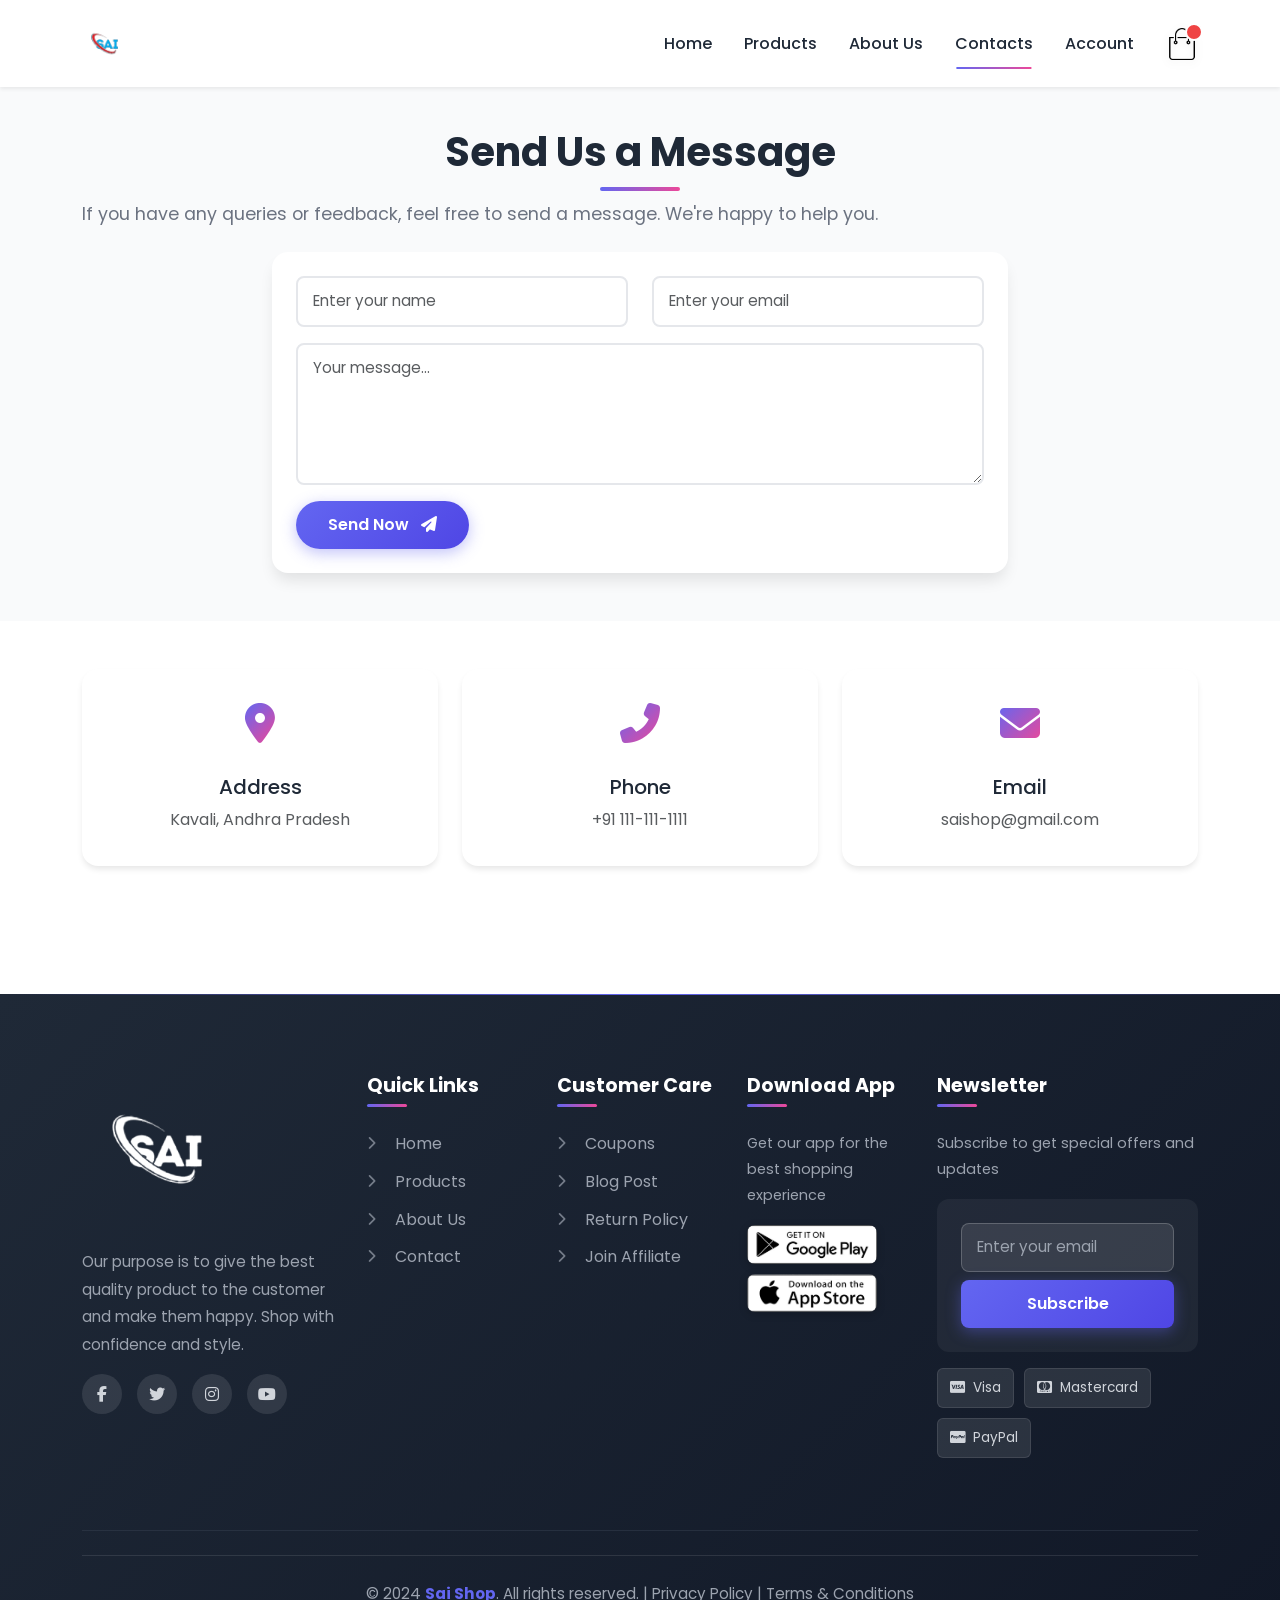
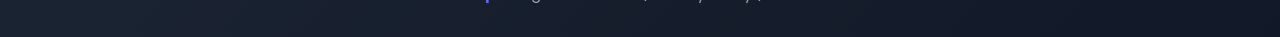
<file: contacts.html>
<!DOCTYPE html>
<html lang="en">
<head>
  <meta charset="UTF-8" />
  <meta name="viewport" content="width=device-width, initial-scale=1.0" />
  <title>Sai Contacts</title>
  <link href="https://cdn.jsdelivr.net/npm/bootstrap@5.3.0/dist/css/bootstrap.min.css" rel="stylesheet" />
  <link href="https://cdnjs.cloudflare.com/ajax/libs/font-awesome/6.5.0/css/all.min.css" rel="stylesheet" />
  <link href="https://fonts.googleapis.com/css2?family=Poppins:wght@300;400;500;600&display=swap" rel="stylesheet" />
  <link rel="stylesheet" href="style.css">
  <style>
    body {
      padding-top: 80px;
    }
  </style>
</head>
<body>

<!-- Navbar -->
<nav class="navbar navbar-expand-lg navbar-light bg-light py-3 shadow-sm fixed-top">
  <div class="container">
    <a class="navbar-brand" href="index.html">
      <img src="images/sai-removebg-preview.png" alt="Sai Logo" height="45">
    </a>
    <button class="navbar-toggler" type="button" data-bs-toggle="collapse" data-bs-target="#navbarNav">
      <span class="navbar-toggler-icon"></span>
    </button>

    <div class="collapse navbar-collapse justify-content-end" id="navbarNav">
      <ul class="navbar-nav">
        <li class="nav-item">
          <a class="nav-link" href="index.html">Home</a>
        </li>
        <li class="nav-item">
          <a class="nav-link" href="products.html">Products</a>
        </li>
        <li class="nav-item">
          <a class="nav-link" href="aboutus.html">About Us</a>
        </li>
        <li class="nav-item">
          <a class="nav-link active" href="contacts.html">Contacts</a>
        </li>
        <li class="nav-item">
          <a class="nav-link" href="account.html">Account</a>
        </li>
      </ul>
      <a href="cart.html" class="ms-3 cart-badge position-relative">
        <img src="images/cart.png" alt="Cart" width="32" height="32" style="filter: drop-shadow(0 2px 4px rgba(0,0,0,0.1));">
      </a>
    </div>
  </div>
</nav>

<!-- Contact Form Section -->
<section class="py-5" style="background: var(--light); padding-top: 120px;">
  <div class="container">
    <h2 class="mb-4">Send Us a Message</h2>
    <p class="mb-4" style="color: var(--gray); font-size: 1.1rem;">If you have any queries or feedback, feel free to send a message. We're happy to help you.</p>
    <div class="row justify-content-center">
      <div class="col-lg-8">
        <form class="bg-white p-4 rounded-custom shadow-custom">
          <div class="row mb-3">
            <div class="col-md-6 mb-3 mb-md-0">
              <input type="text" class="form-control" placeholder="Enter your name" required>
            </div>
            <div class="col-md-6">
              <input type="email" class="form-control" placeholder="Enter your email" required>
            </div>
          </div>
          <div class="mb-3">
            <textarea class="form-control" rows="5" placeholder="Your message..." required></textarea>
          </div>
          <button type="submit" class="btn btn-primary">Send Now <i class="fas fa-paper-plane ms-2"></i></button>
        </form>
      </div>
    </div>
  </div>
</section>

<!-- Contact Details Section -->
<section class="py-5">
  <div class="container">
    <div class="row text-center gy-4">
      <div class="col-md-4">
        <div class="contact-card">
          <i class="fas fa-map-marker-alt"></i>
          <h5 class="mb-2 mt-3">Address</h5>
          <p class="mb-0 text-muted">Kavali, Andhra Pradesh</p>
        </div>
      </div>
      <div class="col-md-4">
        <div class="contact-card">
          <i class="fas fa-phone-alt"></i>
          <h5 class="mb-2 mt-3">Phone</h5>
          <p class="mb-0 text-muted">+91 111-111-1111</p>
        </div>
      </div>
      <div class="col-md-4">
        <div class="contact-card">
          <i class="fas fa-envelope"></i>
          <h5 class="mb-2 mt-3">Email</h5>
          <p class="mb-0 text-muted">saishop@gmail.com</p>
        </div>
      </div>
    </div>
  </div>
</section>

<!-- Footer -->
<footer class="footer">
  <div class="container">
    <div class="row text-center text-md-start">
      <div class="col-lg-3 col-md-6 mb-4">
        <img src="images/sai-removebg-preview.png" alt="Logo" class="footer-logo" style="width: 150px;">
        <p>Our purpose is to give the best quality product to the customer and make them happy. Shop with confidence and style.</p>
        <div class="social-icons">
          <a href="#" aria-label="Facebook"><i class="fab fa-facebook-f"></i></a>
          <a href="#" aria-label="Twitter"><i class="fab fa-twitter"></i></a>
          <a href="#" aria-label="Instagram"><i class="fab fa-instagram"></i></a>
          <a href="#" aria-label="YouTube"><i class="fab fa-youtube"></i></a>
        </div>
      </div>
      <div class="col-lg-2 col-md-6 mb-4">
        <h5>Quick Links</h5>
        <ul class="list-unstyled">
          <li><i class="fas fa-chevron-right"></i> <a href="index.html" style="text-decoration: none; color: inherit;">Home</a></li>
          <li><i class="fas fa-chevron-right"></i> <a href="products.html" style="text-decoration: none; color: inherit;">Products</a></li>
          <li><i class="fas fa-chevron-right"></i> <a href="aboutus.html" style="text-decoration: none; color: inherit;">About Us</a></li>
          <li><i class="fas fa-chevron-right"></i> <a href="contacts.html" style="text-decoration: none; color: inherit;">Contact</a></li>
        </ul>
      </div>
      <div class="col-lg-2 col-md-6 mb-4">
        <h5>Customer Care</h5>
        <ul class="list-unstyled">
          <li><i class="fas fa-chevron-right"></i> <a href="#" style="text-decoration: none; color: inherit;">Coupons</a></li>
          <li><i class="fas fa-chevron-right"></i> <a href="#" style="text-decoration: none; color: inherit;">Blog Post</a></li>
          <li><i class="fas fa-chevron-right"></i> <a href="#" style="text-decoration: none; color: inherit;">Return Policy</a></li>
          <li><i class="fas fa-chevron-right"></i> <a href="#" style="text-decoration: none; color: inherit;">Join Affiliate</a></li>
        </ul>
      </div>
      <div class="col-lg-2 col-md-6 mb-4">
        <h5>Download App</h5>
        <p style="font-size: 0.9rem;">Get our app for the best shopping experience</p>
        <div class="app-logo">
          <img src="images/play-store.png" alt="Play Store" style="width: 130px;">
          <img src="images/app-store.png" alt="App Store" style="width: 130px;">
        </div>
      </div>
      <div class="col-lg-3 col-md-6 mb-4">
        <h5>Newsletter</h5>
        <p style="font-size: 0.9rem;">Subscribe to get special offers and updates</p>
        <div class="newsletter">
          <input type="email" class="form-control mb-2" placeholder="Enter your email">
          <button class="btn btn-primary w-100">Subscribe</button>
        </div>
        <div class="payment-methods mt-3">
          <span><i class="fab fa-cc-visa me-1"></i> Visa</span>
          <span><i class="fab fa-cc-mastercard me-1"></i> Mastercard</span>
          <span><i class="fab fa-cc-paypal me-1"></i> PayPal</span>
        </div>
      </div>
    </div>
    <hr />
    <div class="copyright">
      <p class="mb-0">&copy; 2024 <strong style="color: var(--primary-color);">Sai Shop</strong>. All rights reserved. | <a href="#" style="color: #9ca3af; text-decoration: none;">Privacy Policy</a> | <a href="#" style="color: #9ca3af; text-decoration: none;">Terms & Conditions</a></p>
    </div>
  </div>
</footer>

<script src="https://cdn.jsdelivr.net/npm/bootstrap@5.3.0/dist/js/bootstrap.bundle.min.js"></script>
<script>
  // Navbar scroll effect
  window.addEventListener('scroll', function() {
    const navbar = document.querySelector('.navbar');
    if (window.scrollY > 50) {
      navbar.classList.add('scrolled');
    } else {
      navbar.classList.remove('scrolled');
    }
  });
</script>
</body>
</html>
</file>
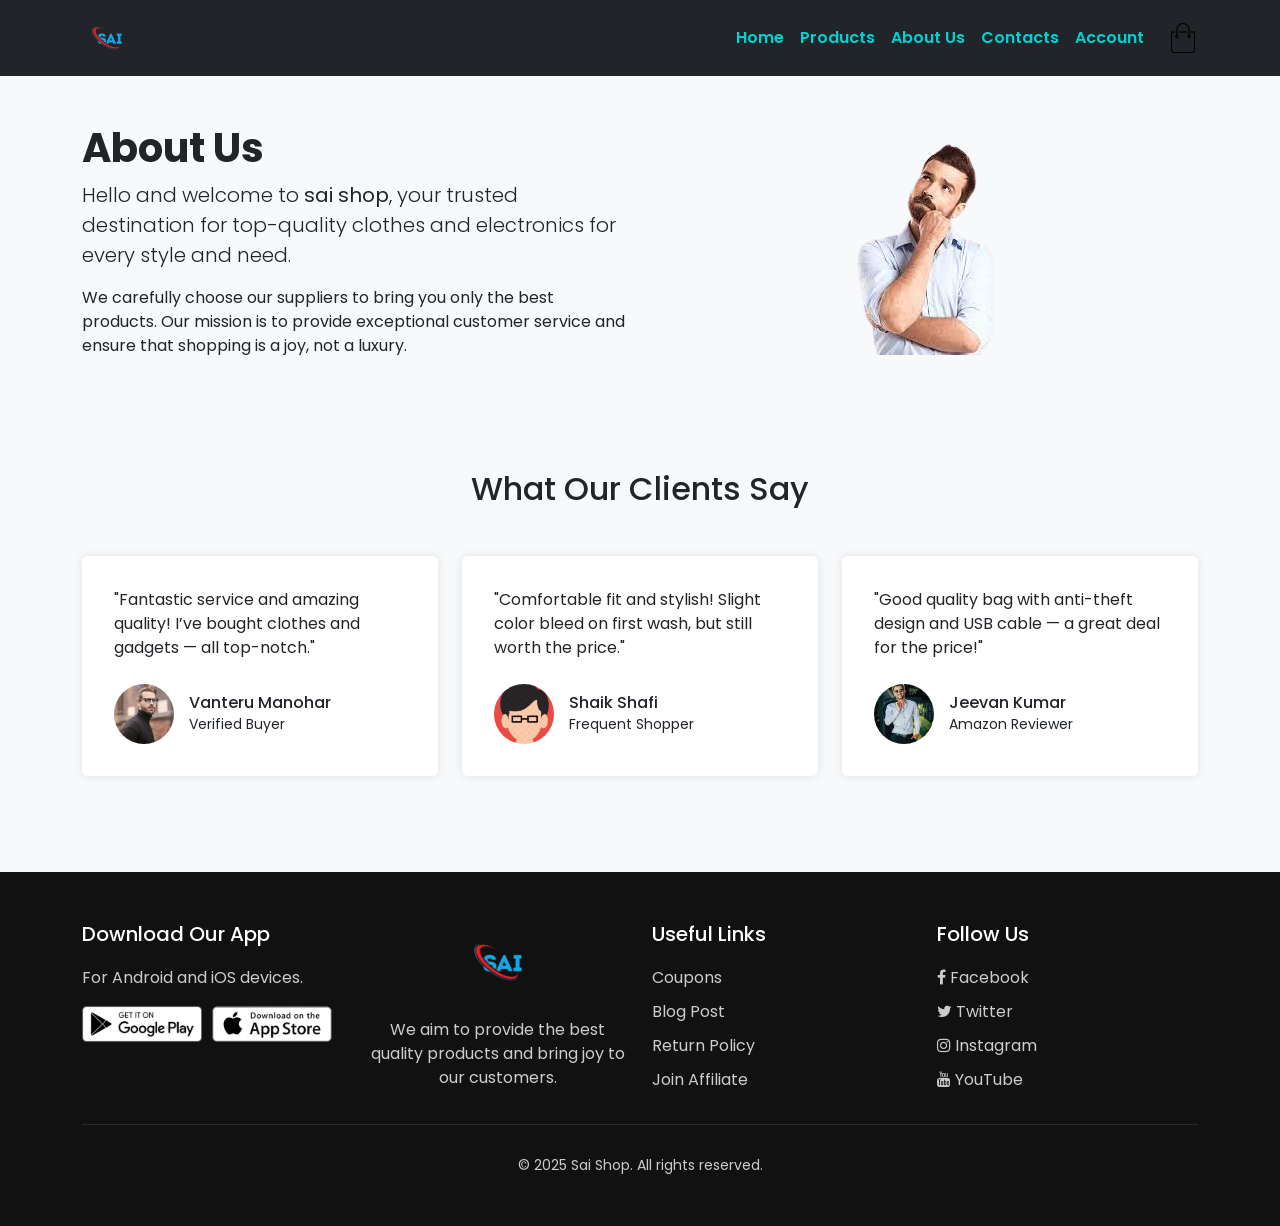
<file: index1.html>
<!DOCTYPE html>
<html lang="en">
<head>
  <meta charset="UTF-8" />
  <meta name="viewport" content="width=device-width, initial-scale=1.0" />
  <title>Sai Shop - About Us</title>

  <!-- Bootstrap CSS -->
  <link href="https://cdn.jsdelivr.net/npm/bootstrap@5.3.0/dist/css/bootstrap.min.css" rel="stylesheet" />
  <!-- Google Fonts -->
  <link href="https://fonts.googleapis.com/css2?family=Poppins:wght@300;400;600&display=swap" rel="stylesheet" />
  <!-- Font Awesome -->
  <link rel="stylesheet" href="https://stackpath.bootstrapcdn.com/font-awesome/4.7.0/css/font-awesome.min.css" />

  <style>
    body {
      font-family: 'Poppins', sans-serif;
      background-color: #f8f9fa;
    }

    .navbar-brand img {
      height: 50px;
    }

    .navbar-nav a {
      font-weight: 600;
      color: #00d1d1 !important;
    }

    .about-heading {
      font-weight: 700;
      font-size: 2.5rem;
    }

    .footer {
      background: #111;
      color: #ccc;
      padding: 50px 0;
    }

    .footer h5 {
      color: #fff;
      margin-bottom: 20px;
    }

    .footer ul {
      padding-left: 0;
      list-style: none;
    }

    .footer ul li {
      margin-bottom: 10px;
    }

    .app-logo img {
      width: 120px;
      margin-right: 10px;
    }

    .testimonial-card {
      border: none;
      background-color: #fff;
      box-shadow: 0 0 10px rgba(0, 0, 0, 0.1);
    }

    .testimonial-card .card-body {
      padding: 2rem;
    }

    .testimonial-img {
      width: 60px;
      height: 60px;
      object-fit: cover;
      border-radius: 50%;
      margin-right: 15px;
    }

    .copyright {
      text-align: center;
      margin-top: 30px;
      font-size: 14px;
    }
  </style>
</head>

<body>
  <!-- Navbar -->
  <nav class="navbar navbar-expand-lg navbar-dark bg-dark sticky-top">
    <div class="container">
      <a class="navbar-brand" href="index.html">
        <img src="images/sai-removebg-preview.png" alt="Sai Shop" />
      </a>
      <button class="navbar-toggler" type="button" data-bs-toggle="collapse" data-bs-target="#navbarNav">
        <span class="navbar-toggler-icon"></span>
      </button>
      <div class="collapse navbar-collapse justify-content-end" id="navbarNav">
        <ul class="navbar-nav">
          <li class="nav-item"><a class="nav-link" href="index.html">Home</a></li>
          <li class="nav-item"><a class="nav-link" href="products.html">Products</a></li>
          <li class="nav-item"><a class="nav-link active" href="aboutus.html">About Us</a></li>
          <li class="nav-item"><a class="nav-link" href="contacts.html">Contacts</a></li>
          <li class="nav-item"><a class="nav-link" href="account.html">Account</a></li>
        </ul>
        <a href="cart.html" class="ms-3">
          <img src="images/cart.png" alt="Cart" width="30" />
        </a>
      </div>
    </div>
  </nav>

  <!-- About Section -->
  <section class="py-5">
    <div class="container">
      <div class="row align-items-center">
        <div class="col-md-6 mb-4 mb-md-0">
          <h1 class="about-heading">About Us</h1>
          <p class="lead">Hello and welcome to <strong>sai shop</strong>, your trusted destination for top-quality clothes and electronics for every style and need.</p>
          <p>We carefully choose our suppliers to bring you only the best products. Our mission is to provide exceptional customer service and ensure that shopping is a joy, not a luxury.</p>
        </div>
        <div class="col-md-6 text-center">
          <img src="images/image_about-removebg-preview.png" alt="About Us" class="img-fluid" />
        </div>
      </div>
    </div>
  </section>

  <!-- Testimonials Section -->
  <section class="py-5 bg-light">
    <div class="container">
      <h2 class="text-center mb-5">What Our Clients Say</h2>
      <div class="row g-4">
        <div class="col-md-4">
          <div class="card testimonial-card">
            <div class="card-body">
              <p>"Fantastic service and amazing quality! I’ve bought clothes and gadgets — all top-notch."</p>
              <div class="d-flex align-items-center mt-4">
                <img src="images/user-1.jpg" alt="User" class="testimonial-img" />
                <div>
                  <h6 class="mb-0">Vanteru Manohar</h6>
                  <small>Verified Buyer</small>
                </div>
              </div>
            </div>
          </div>
        </div>
        <div class="col-md-4">
          <div class="card testimonial-card">
            <div class="card-body">
              <p>"Comfortable fit and stylish! Slight color bleed on first wash, but still worth the price."</p>
              <div class="d-flex align-items-center mt-4">
                <img src="images/user4.png" alt="User" class="testimonial-img" />
                <div>
                  <h6 class="mb-0">Shaik Shafi</h6>
                  <small>Frequent Shopper</small>
                </div>
              </div>
            </div>
          </div>
        </div>
        <div class="col-md-4">
          <div class="card testimonial-card">
            <div class="card-body">
              <p>"Good quality bag with anti-theft design and USB cable — a great deal for the price!"</p>
              <div class="d-flex align-items-center mt-4">
                <img src="images/user-3.jpg" alt="User" class="testimonial-img" />
                <div>
                  <h6 class="mb-0">Jeevan Kumar</h6>
                  <small>Amazon Reviewer</small>
                </div>
              </div>
            </div>
          </div>
        </div>
      </div>
    </div>
  </section>

  <!-- Footer -->
  <footer class="footer mt-5">
    <div class="container">
      <div class="row">
        <div class="col-md-3">
          <h5>Download Our App</h5>
          <p>For Android and iOS devices.</p>
          <div class="app-logo d-flex">
            <img src="images/play-store.png" alt="Play Store" />
            <img src="images/app-store.png" alt="App Store" />
          </div>
        </div>
        <div class="col-md-3 text-center">
          <img src="images/sai-removebg-preview.png" alt="Sai Logo" class="mb-3" width="80" />
          <p>We aim to provide the best quality products and bring joy to our customers.</p>
        </div>
        <div class="col-md-3">
          <h5>Useful Links</h5>
          <ul>
            <li>Coupons</li>
            <li>Blog Post</li>
            <li>Return Policy</li>
            <li>Join Affiliate</li>
          </ul>
        </div>
        <div class="col-md-3">
          <h5>Follow Us</h5>
          <ul>
            <li><i class="fa fa-facebook"></i> Facebook</li>
            <li><i class="fa fa-twitter"></i> Twitter</li>
            <li><i class="fa fa-instagram"></i> Instagram</li>
            <li><i class="fa fa-youtube"></i> YouTube</li>
          </ul>
        </div>
      </div>
      <hr class="border-secondary" />
      <p class="copyright mb-0">&copy; 2025 Sai Shop. All rights reserved.</p>
    </div>
  </footer>

  <!-- Bootstrap JS -->
  <script src="https://cdn.jsdelivr.net/npm/bootstrap@5.3.0/dist/js/bootstrap.bundle.min.js"></script>
</body>
</html>
</file>
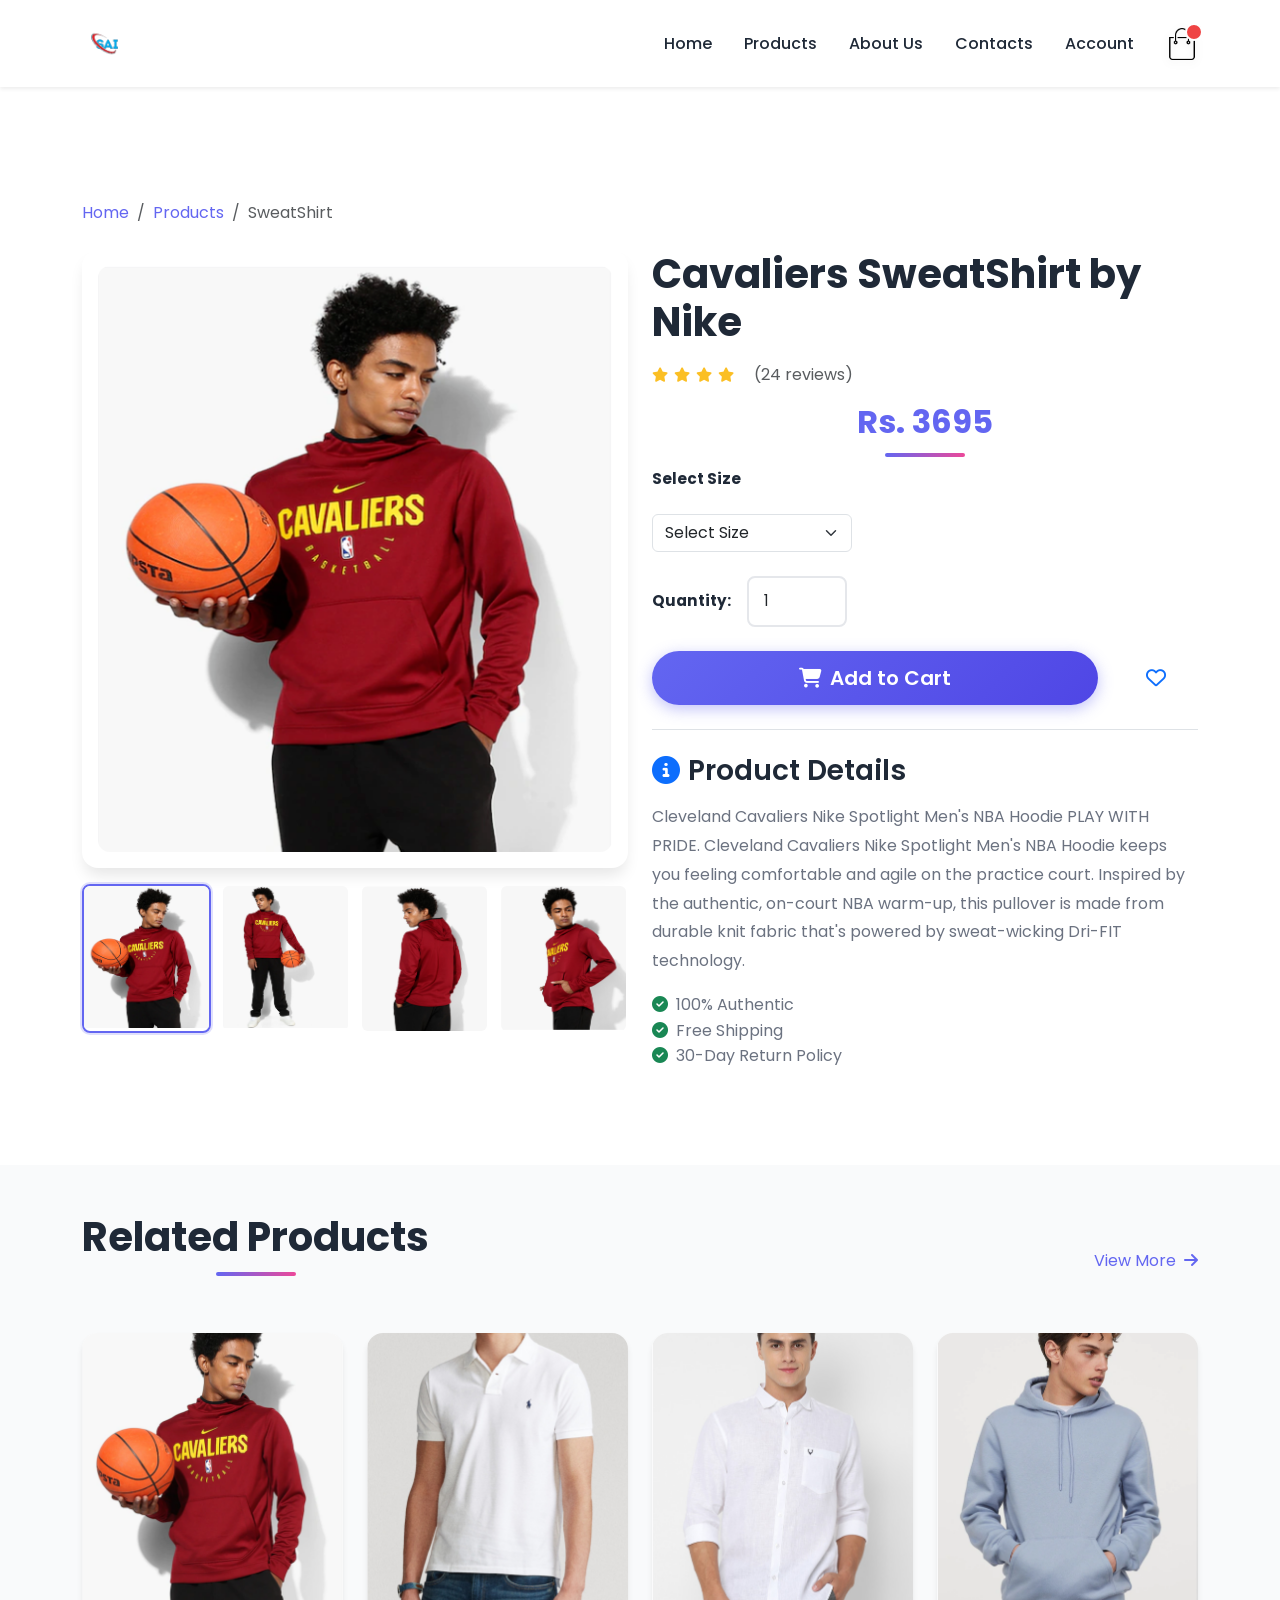
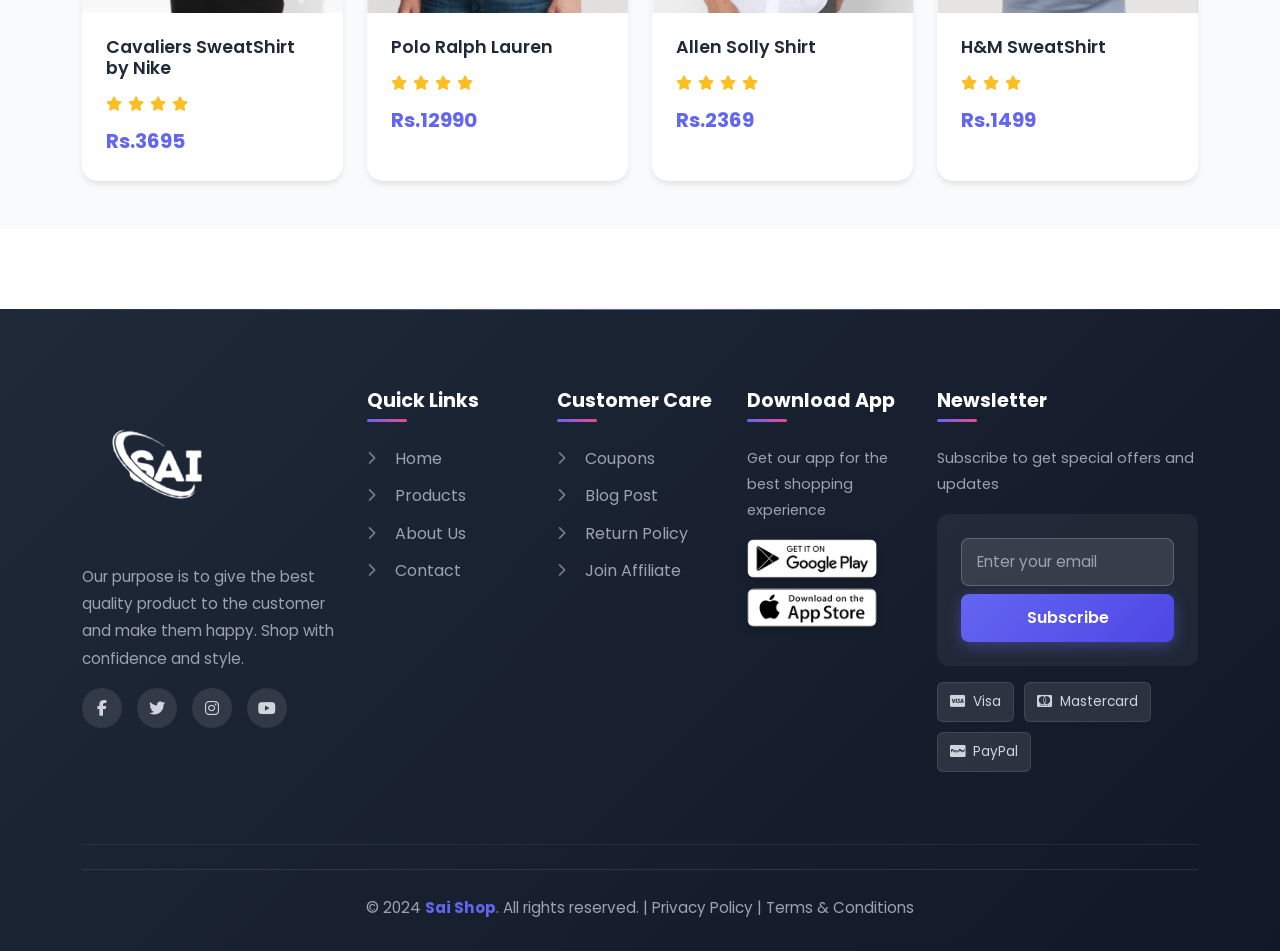
<file: product-details.html>
<!DOCTYPE html>
<html lang="en">

<head>
    <meta charset="UTF-8" />
    <meta name="viewport" content="width=device-width, initial-scale=1.0" />
    <title>Product Details | Sai Shop</title>
    <link href="https://cdn.jsdelivr.net/npm/bootstrap@5.3.3/dist/css/bootstrap.min.css" rel="stylesheet" />
    <link href="https://fonts.googleapis.com/css2?family=Poppins:wght@300;400;500;600&display=swap" rel="stylesheet" />
    <link rel="stylesheet" href="https://cdnjs.cloudflare.com/ajax/libs/font-awesome/6.4.0/css/all.min.css" />
    <link rel="stylesheet" href="style.css" />
    <style>
        body {
            padding-top: 80px;
        }
    </style>
</head>

<body>
    <!-- Navbar -->
    <nav class="navbar navbar-expand-lg navbar-light bg-light py-3 shadow-sm fixed-top">
        <div class="container">
            <a class="navbar-brand" href="index.html">
                <img src="images/sai-removebg-preview.png" alt="Sai Logo" height="45">
            </a>
            <button class="navbar-toggler" type="button" data-bs-toggle="collapse" data-bs-target="#navbarNav">
                <span class="navbar-toggler-icon"></span>
            </button>

            <div class="collapse navbar-collapse justify-content-end" id="navbarNav">
                <ul class="navbar-nav">
                    <li class="nav-item">
                        <a class="nav-link" href="index.html">Home</a>
                    </li>
                    <li class="nav-item">
                        <a class="nav-link" href="products.html">Products</a>
                    </li>
                    <li class="nav-item">
                        <a class="nav-link" href="aboutus.html">About Us</a>
                    </li>
                    <li class="nav-item">
                        <a class="nav-link" href="contacts.html">Contacts</a>
                    </li>
                    <li class="nav-item">
                        <a class="nav-link" href="account.html">Account</a>
                    </li>
                </ul>
                <a href="cart.html" class="ms-3 cart-badge position-relative">
                    <img src="images/cart.png" alt="Cart" width="32" height="32" style="filter: drop-shadow(0 2px 4px rgba(0,0,0,0.1));">
                </a>
            </div>
        </div>
    </nav>

    <!-- Product Details Section -->
    <section class="single-product">
        <div class="container">
            <nav aria-label="breadcrumb" class="mb-4">
                <ol class="breadcrumb">
                    <li class="breadcrumb-item"><a href="index.html" style="text-decoration: none; color: var(--primary-color);">Home</a></li>
                    <li class="breadcrumb-item"><a href="products.html" style="text-decoration: none; color: var(--primary-color);">Products</a></li>
                    <li class="breadcrumb-item active">SweatShirt</li>
                </ol>
            </nav>

            <div class="row">
                <div class="col-md-6 mb-4 mb-md-0">
                    <div class="bg-white rounded-custom shadow-custom p-3 mb-3">
                        <img src="images/gal1.png" alt="Product" id="ProductImg" class="img-fluid w-100" style="border-radius: 12px;">
                    </div>
                    <div class="small-img-row">
                        <div class="small-img-col active">
                            <img src="images/gal1.png" alt="" class="small-img">
                        </div>
                        <div class="small-img-col">
                            <img src="images/gal2.png" alt="" class="small-img">
                        </div>
                        <div class="small-img-col">
                            <img src="images/gal3.png" alt="" class="small-img">
                        </div>
                        <div class="small-img-col">
                            <img src="images/gal4.png" alt="" class="small-img">
                        </div>
                    </div>
                </div>
                <div class="col-md-6">
                    <h1 class="mb-3" style="font-size: 2.5rem; font-weight: 700; color: var(--dark);">Cavaliers SweatShirt by Nike</h1>
                    <div class="rating mb-3">
                        <i class="fa fa-star"></i>
                        <i class="fa fa-star"></i>
                        <i class="fa fa-star"></i>
                        <i class="fa fa-star"></i>
                        <i class="fa fa-star-o"></i>
                        <span class="ms-2 text-muted">(24 reviews)</span>
                    </div>
                    <h2 class="mb-4" style="color: var(--primary-color); font-size: 2rem; font-weight: 700;">Rs. 3695</h2>
                    
                    <div class="mb-4">
                        <label class="form-label fw-bold">Select Size</label>
                        <select class="form-select" style="max-width: 200px;">
                            <option>Select Size</option>
                            <option>XXL</option>
                            <option>XL</option>
                            <option>L</option>
                            <option>M</option>
                            <option>S</option>
                        </select>
                    </div>

                    <div class="mb-4 d-flex align-items-center gap-3">
                        <label class="form-label fw-bold mb-0">Quantity:</label>
                        <input type="number" class="form-control" value="1" min="1" style="width: 100px;">
                    </div>

                    <div class="d-flex gap-3 mb-4">
                        <a href="cart.html" class="btn btn-primary btn-lg flex-grow-1">
                            <i class="fas fa-shopping-cart me-2"></i>Add to Cart
                        </a>
                        <button class="btn btn-outline-primary btn-lg">
                            <i class="far fa-heart"></i>
                        </button>
                    </div>

                    <div class="border-top pt-4 mt-4">
                        <h3 class="mb-3" style="font-weight: 600;">
                            <i class="fas fa-info-circle me-2 text-primary"></i>Product Details
                        </h3>
                        <p style="line-height: 1.8; color: var(--gray);">
                            Cleveland Cavaliers Nike Spotlight Men's NBA Hoodie PLAY WITH PRIDE. Cleveland Cavaliers Nike
                            Spotlight Men's NBA Hoodie keeps you feeling comfortable and agile on the practice court. Inspired
                            by the authentic, on-court NBA warm-up, this pullover is made from durable knit fabric that's
                            powered by sweat-wicking Dri-FIT technology.
                        </p>
                        <ul class="list-unstyled mt-3" style="color: var(--gray);">
                            <li><i class="fas fa-check-circle text-success me-2"></i>100% Authentic</li>
                            <li><i class="fas fa-check-circle text-success me-2"></i>Free Shipping</li>
                            <li><i class="fas fa-check-circle text-success me-2"></i>30-Day Return Policy</li>
                        </ul>
                    </div>
                </div>
            </div>
        </div>
    </section>

    <!-- Related Products Section -->
    <section class="py-5" style="background: var(--light);">
        <div class="container">
            <div class="d-flex justify-content-between align-items-center mb-4">
                <h2>Related Products</h2>
                <a href="products.html" class="text-decoration-none" style="color: var(--primary-color);">View More <i class="fas fa-arrow-right ms-1"></i></a>
            </div>
            <div class="row g-4">
                <div class="col-md-3 col-sm-6">
                    <a href="product-details.html" class="product-card-link">
                        <div class="card h-100 product-card">
                            <img src="images/pro1-nike-3695.png" class="card-img-top" alt="Product">
                            <div class="card-body">
                                <h5 class="card-title">Cavaliers SweatShirt by Nike</h5>
                                <div class="rating mb-2">
                                    <i class="fa fa-star"></i>
                                    <i class="fa fa-star"></i>
                                    <i class="fa fa-star"></i>
                                    <i class="fa fa-star"></i>
                                    <i class="fa fa-star-o"></i>
                                </div>
                                <p class="card-text">Rs.3695</p>
                            </div>
                        </div>
                    </a>
                </div>
                <div class="col-md-3 col-sm-6">
                    <a href="product-details.html" class="product-card-link">
                        <div class="card h-100 product-card">
                            <img src="images/pro2-Polo Ralph Lauren-12990.png" class="card-img-top" alt="Product">
                            <div class="card-body">
                                <h5 class="card-title">Polo Ralph Lauren</h5>
                                <div class="rating mb-2">
                                    <i class="fa fa-star"></i>
                                    <i class="fa fa-star"></i>
                                    <i class="fa fa-star"></i>
                                    <i class="fa fa-star"></i>
                                    <i class="fa fa-star-half-o"></i>
                                </div>
                                <p class="card-text">Rs.12990</p>
                            </div>
                        </div>
                    </a>
                </div>
                <div class="col-md-3 col-sm-6">
                    <a href="product-details.html" class="product-card-link">
                        <div class="card h-100 product-card">
                            <img src="images/pro3-allen solly - 2369.png" class="card-img-top" alt="Product">
                            <div class="card-body">
                                <h5 class="card-title">Allen Solly Shirt</h5>
                                <div class="rating mb-2">
                                    <i class="fa fa-star"></i>
                                    <i class="fa fa-star"></i>
                                    <i class="fa fa-star"></i>
                                    <i class="fa fa-star"></i>
                                    <i class="fa fa-star-o"></i>
                                </div>
                                <p class="card-text">Rs.2369</p>
                            </div>
                        </div>
                    </a>
                </div>
                <div class="col-md-3 col-sm-6">
                    <a href="product-details.html" class="product-card-link">
                        <div class="card h-100 product-card">
                            <img src="images/pro4-h&m-1499.png" class="card-img-top" alt="Product">
                            <div class="card-body">
                                <h5 class="card-title">H&M SweatShirt</h5>
                                <div class="rating mb-2">
                                    <i class="fa fa-star"></i>
                                    <i class="fa fa-star"></i>
                                    <i class="fa fa-star"></i>
                                    <i class="fa fa-star-half-o"></i>
                                    <i class="fa fa-star-o"></i>
                                </div>
                                <p class="card-text">Rs.1499</p>
                            </div>
                        </div>
                    </a>
                </div>
            </div>
        </div>
    </section>

    <!-- Footer -->
    <footer class="footer">
        <div class="container">
            <div class="row text-center text-md-start">
                <div class="col-lg-3 col-md-6 mb-4">
                    <img src="images/sai-removebg-preview.png" alt="Logo" class="footer-logo" style="width: 150px;">
                    <p>Our purpose is to give the best quality product to the customer and make them happy. Shop with confidence and style.</p>
                    <div class="social-icons">
                        <a href="#" aria-label="Facebook"><i class="fab fa-facebook-f"></i></a>
                        <a href="#" aria-label="Twitter"><i class="fab fa-twitter"></i></a>
                        <a href="#" aria-label="Instagram"><i class="fab fa-instagram"></i></a>
                        <a href="#" aria-label="YouTube"><i class="fab fa-youtube"></i></a>
                    </div>
                </div>
                <div class="col-lg-2 col-md-6 mb-4">
                    <h5>Quick Links</h5>
                    <ul class="list-unstyled">
                        <li><i class="fas fa-chevron-right"></i> <a href="index.html" style="text-decoration: none; color: inherit;">Home</a></li>
                        <li><i class="fas fa-chevron-right"></i> <a href="products.html" style="text-decoration: none; color: inherit;">Products</a></li>
                        <li><i class="fas fa-chevron-right"></i> <a href="aboutus.html" style="text-decoration: none; color: inherit;">About Us</a></li>
                        <li><i class="fas fa-chevron-right"></i> <a href="contacts.html" style="text-decoration: none; color: inherit;">Contact</a></li>
                    </ul>
                </div>
                <div class="col-lg-2 col-md-6 mb-4">
                    <h5>Customer Care</h5>
                    <ul class="list-unstyled">
                        <li><i class="fas fa-chevron-right"></i> <a href="#" style="text-decoration: none; color: inherit;">Coupons</a></li>
                        <li><i class="fas fa-chevron-right"></i> <a href="#" style="text-decoration: none; color: inherit;">Blog Post</a></li>
                        <li><i class="fas fa-chevron-right"></i> <a href="#" style="text-decoration: none; color: inherit;">Return Policy</a></li>
                        <li><i class="fas fa-chevron-right"></i> <a href="#" style="text-decoration: none; color: inherit;">Join Affiliate</a></li>
                    </ul>
                </div>
                <div class="col-lg-2 col-md-6 mb-4">
                    <h5>Download App</h5>
                    <p style="font-size: 0.9rem;">Get our app for the best shopping experience</p>
                    <div class="app-logo">
                        <img src="images/play-store.png" alt="Play Store" style="width: 130px;">
                        <img src="images/app-store.png" alt="App Store" style="width: 130px;">
                    </div>
                </div>
                <div class="col-lg-3 col-md-6 mb-4">
                    <h5>Newsletter</h5>
                    <p style="font-size: 0.9rem;">Subscribe to get special offers and updates</p>
                    <div class="newsletter">
                        <input type="email" class="form-control mb-2" placeholder="Enter your email">
                        <button class="btn btn-primary w-100">Subscribe</button>
                    </div>
                    <div class="payment-methods mt-3">
                        <span><i class="fab fa-cc-visa me-1"></i> Visa</span>
                        <span><i class="fab fa-cc-mastercard me-1"></i> Mastercard</span>
                        <span><i class="fab fa-cc-paypal me-1"></i> PayPal</span>
                    </div>
                </div>
            </div>
            <hr />
            <div class="copyright">
                <p class="mb-0">&copy; 2024 <strong style="color: var(--primary-color);">Sai Shop</strong>. All rights reserved. | <a href="#" style="color: #9ca3af; text-decoration: none;">Privacy Policy</a> | <a href="#" style="color: #9ca3af; text-decoration: none;">Terms & Conditions</a></p>
            </div>
        </div>
    </footer>

    <!-- Bootstrap JS -->
    <script src="https://cdn.jsdelivr.net/npm/bootstrap@5.3.3/dist/js/bootstrap.bundle.min.js"></script>
    <script>
        // Navbar scroll effect
        window.addEventListener('scroll', function() {
            const navbar = document.querySelector('.navbar');
            if (window.scrollY > 50) {
                navbar.classList.add('scrolled');
            } else {
                navbar.classList.remove('scrolled');
            }
        });

        // Product image switcher
        var ProductImg = document.getElementById("ProductImg");
        var SmallImg = document.getElementsByClassName("small-img");
        var smallImgCols = document.getElementsByClassName("small-img-col");

        for (let i = 0; i < SmallImg.length; i++) {
            SmallImg[i].onclick = function() {
                ProductImg.src = SmallImg[i].src;
                // Update active class
                for (let j = 0; j < smallImgCols.length; j++) {
                    smallImgCols[j].classList.remove('active');
                }
                smallImgCols[i].classList.add('active');
            }
        }
    </script>
</body>

</html>
</file>
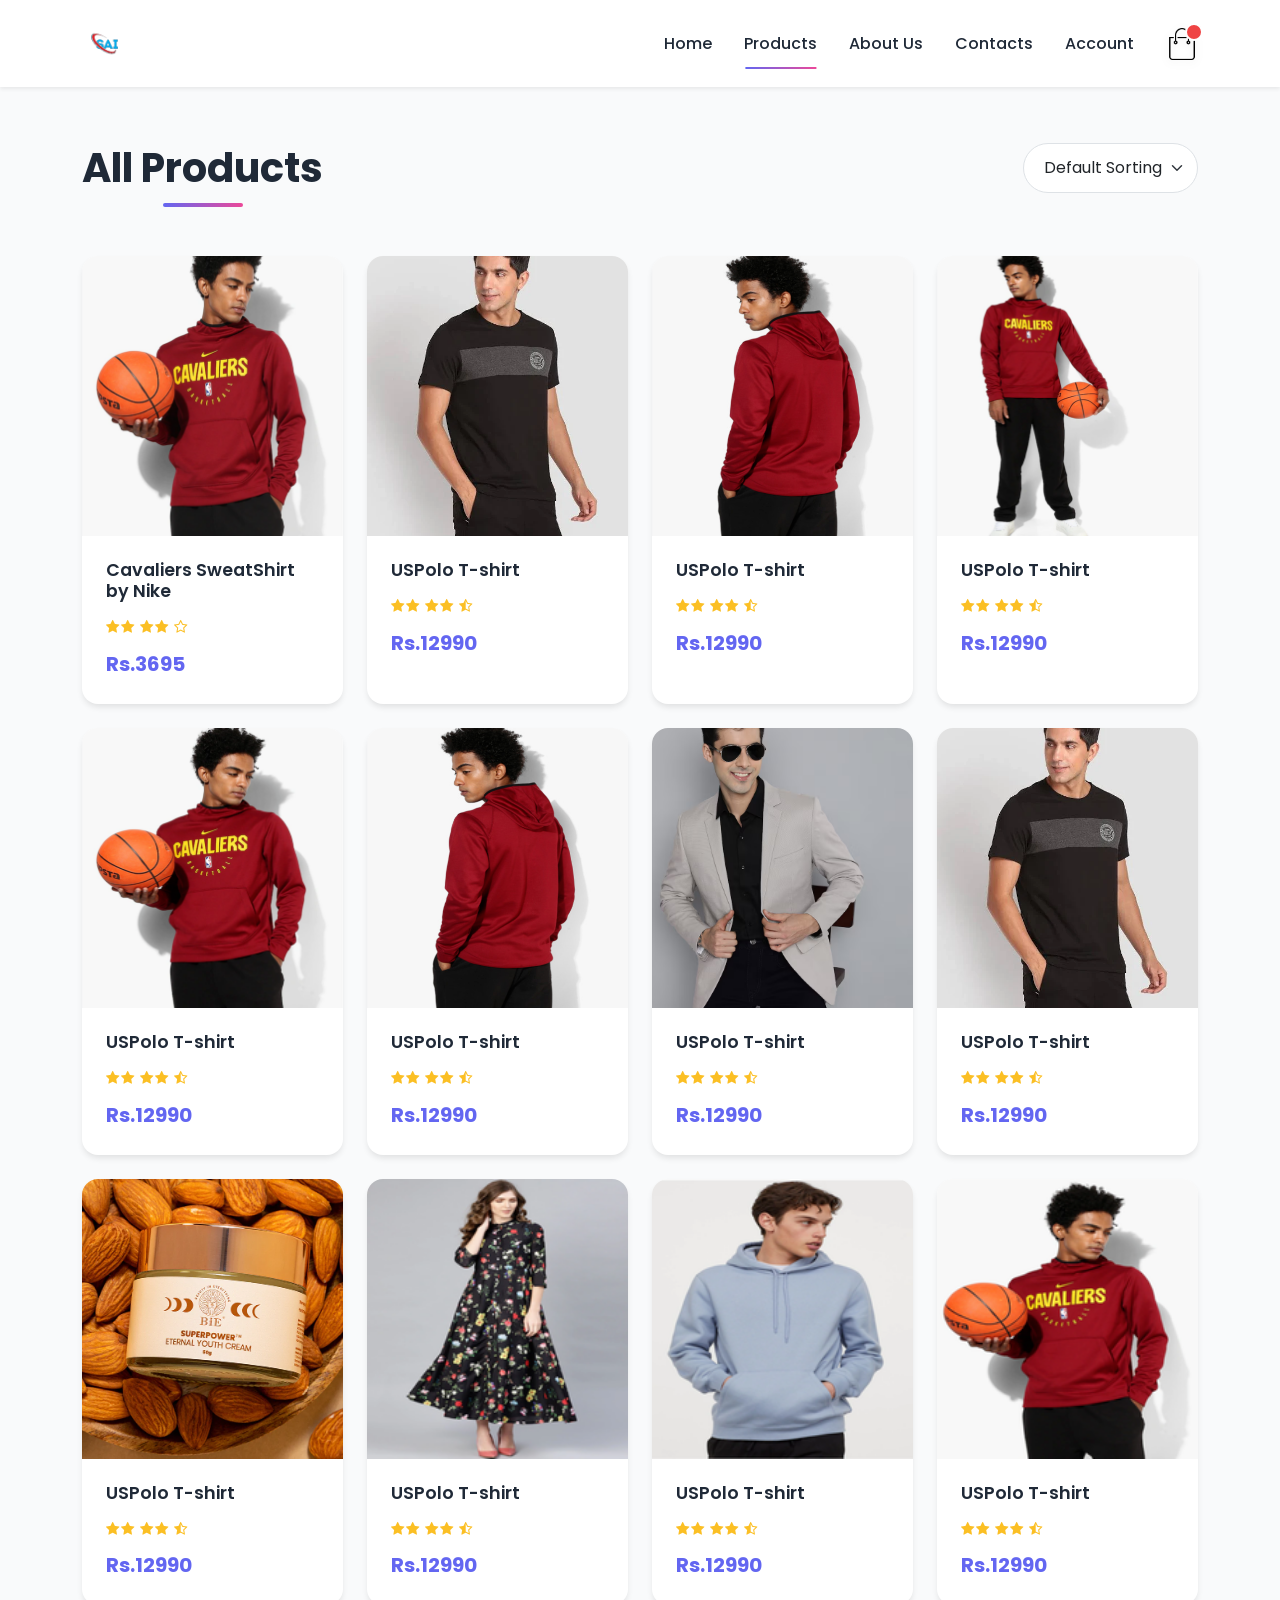
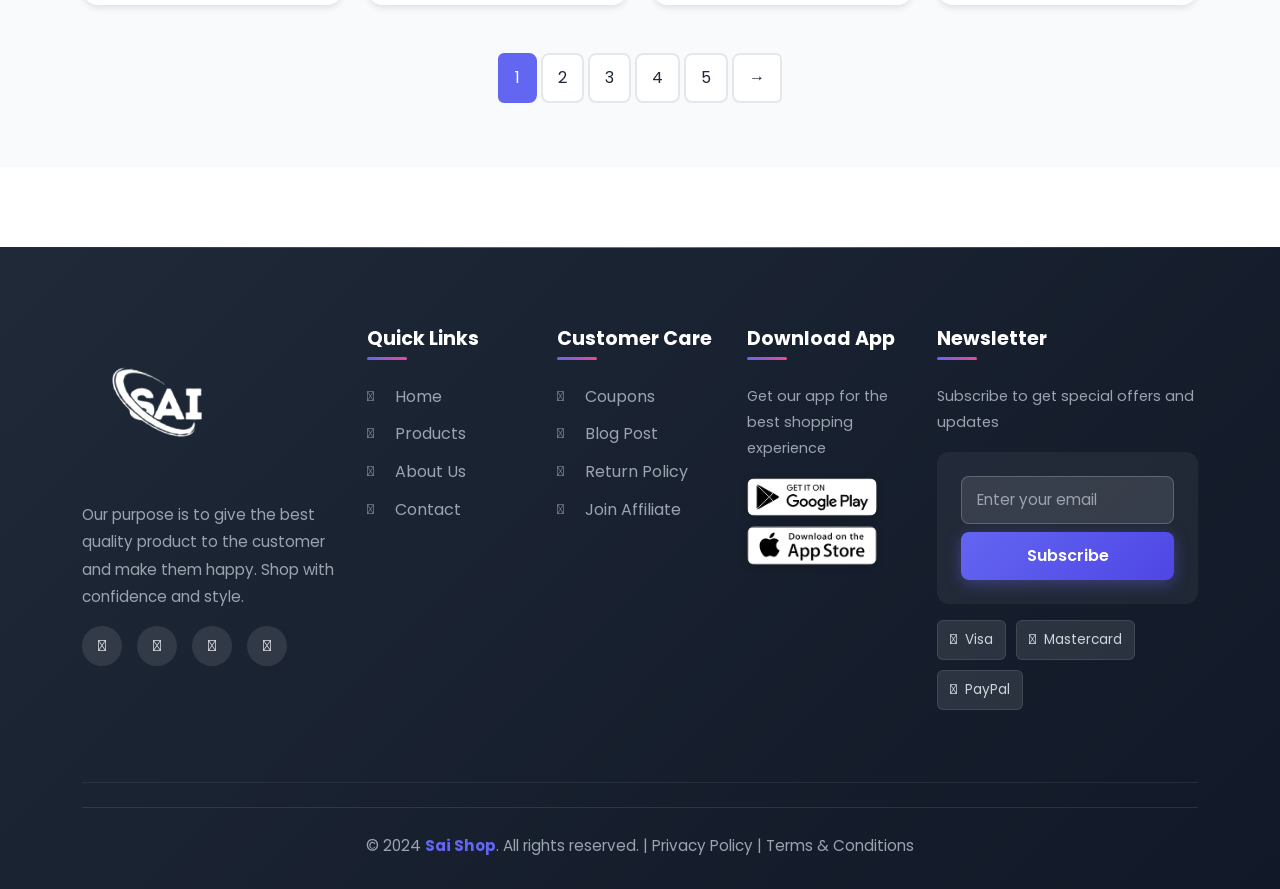
<file: products.html>
<!DOCTYPE html>
<html lang="en">

<head>
  <meta charset="UTF-8">
  <meta name="viewport" content="width=device-width, initial-scale=1.0">
  <title>Sai Products</title>

  <!-- Bootstrap CSS -->
  <link href="https://cdn.jsdelivr.net/npm/bootstrap@5.3.0/dist/css/bootstrap.min.css" rel="stylesheet">
  <!-- Google Fonts -->
  <link href="https://fonts.googleapis.com/css2?family=Poppins:wght@300;400;500;600&display=swap" rel="stylesheet">
  <!-- Font Awesome -->
  <link rel="stylesheet" href="https://stackpath.bootstrapcdn.com/font-awesome/4.7.0/css/font-awesome.min.css">

  <link rel="stylesheet" href="style.css">
  <style>
    body {
      padding-top: 80px;
    }
  </style>
</head>

<body>
<!-- Navbar -->
<nav class="navbar navbar-expand-lg navbar-light bg-light py-3 shadow-sm fixed-top">
  <div class="container">
    <a class="navbar-brand" href="index.html">
      <img src="images/sai-removebg-preview.png" alt="Sai Logo" height="45">
    </a>
    <button class="navbar-toggler" type="button" data-bs-toggle="collapse" data-bs-target="#navbarNav">
      <span class="navbar-toggler-icon"></span>
    </button>

    <div class="collapse navbar-collapse justify-content-end" id="navbarNav">
      <ul class="navbar-nav">
        <li class="nav-item">
          <a class="nav-link" href="index.html">Home</a>
        </li>
        <li class="nav-item">
          <a class="nav-link active" href="products.html">Products</a>
        </li>
        <li class="nav-item">
          <a class="nav-link" href="aboutus.html">About Us</a>
        </li>
        <li class="nav-item">
          <a class="nav-link" href="contacts.html">Contacts</a>
        </li>
        <li class="nav-item">
          <a class="nav-link" href="account.html">Account</a>
        </li>
      </ul>
      <a href="cart.html" class="ms-3 cart-badge position-relative">
        <img src="images/cart.png" alt="Cart" width="32" height="32" style="filter: drop-shadow(0 2px 4px rgba(0,0,0,0.1));">
      </a>
    </div>
  </div>
</nav>

<!-- Products Section -->
<section id="products" class="py-5" style="background: var(--light); padding-top: 100px;">
  <div class="container">
    <!-- Header and Sort -->
    <div class="d-flex justify-content-between align-items-center mb-5 flex-wrap">
      <h2 class="mb-3 mb-md-0">All Products</h2>
      <select class="form-select w-auto" style="max-width: 250px; border-radius: 50px; padding: 12px 20px;">
        <option selected>Default Sorting</option>
        <option>Price Low to High</option>
        <option>Price High to Low</option>
        <option>By Popularity</option>
        <option>By Rating</option>
        <option>By Sale</option>
      </select>
    </div>

    <!-- Products Grid -->
    <div class="row g-4">
      <!-- Product Card -->
      <div class="col-md-3 col-sm-6">
        <a href="product-details.html" class="product-card-link">
          <div class="card h-100 product-card">
            <img src="images/pro1-nike-3695.png" class="card-img-top" alt="Cavaliers SweatShirt by Nike">
            <div class="card-body">
              <h5 class="card-title">Cavaliers SweatShirt by Nike</h5>
              <div class="rating mb-2">
                <i class="fa fa-star"></i><i class="fa fa-star"></i>
                <i class="fa fa-star"></i><i class="fa fa-star"></i>
                <i class="fa fa-star-o"></i>
              </div>
              <p class="card-text">Rs.3695</p>
            </div>
          </div>
        </a>
      </div>

      <!-- Repeat this card for each product -->
      <!-- Example -->
      <div class="col-md-3 col-sm-6">
        <a href="product-details.html" class="product-card-link">
          <div class="card h-100 product-card">
            <img src="images/black t-shirt.webp" class="card-img-top" alt="uspolo t-shirt">
            <div class="card-body">
              <h5 class="card-title">USPolo T-shirt</h5>
              <div class="rating mb-2">
                <i class="fa fa-star"></i><i class="fa fa-star"></i>
                <i class="fa fa-star"></i><i class="fa fa-star"></i>
                <i class="fa fa-star-half-o"></i>
              </div>
              <p class="card-text">Rs.12990</p>
            </div>
          </div>
        </a>
      </div>

            <div class="col-md-3 col-sm-6">
        <a href="product-details.html" class="product-card-link">
          <div class="card h-100 product-card">
            <img src="images/gal3.png" class="card-img-top" alt="uspolo t-shirt">
            <div class="card-body">
              <h5 class="card-title">USPolo T-shirt</h5>
              <div class="rating mb-2">
                <i class="fa fa-star"></i><i class="fa fa-star"></i>
                <i class="fa fa-star"></i><i class="fa fa-star"></i>
                <i class="fa fa-star-half-o"></i>
              </div>
              <p class="card-text">Rs.12990</p>
            </div>
          </div>
        </a>
      </div>

            <div class="col-md-3 col-sm-6">
        <a href="product-details.html" class="product-card-link">
          <div class="card h-100 product-card">
            <img src="images/gal2.png" class="card-img-top" alt="uspolo t-shirt">
            <div class="card-body">
              <h5 class="card-title">USPolo T-shirt</h5>
              <div class="rating mb-2">
                <i class="fa fa-star"></i><i class="fa fa-star"></i>
                <i class="fa fa-star"></i><i class="fa fa-star"></i>
                <i class="fa fa-star-half-o"></i>
              </div>
              <p class="card-text">Rs.12990</p>
            </div>
          </div>
        </a>
      </div>

            <div class="col-md-3 col-sm-6">
        <a href="product-details.html" class="product-card-link">
          <div class="card h-100 product-card">
            <img src="images/gal1.png" class="card-img-top" alt="uspolo t-shirt">
            <div class="card-body">
              <h5 class="card-title">USPolo T-shirt</h5>
              <div class="rating mb-2">
                <i class="fa fa-star"></i><i class="fa fa-star"></i>
                <i class="fa fa-star"></i><i class="fa fa-star"></i>
                <i class="fa fa-star-half-o"></i>
              </div>
              <p class="card-text">Rs.12990</p>
            </div>
          </div>
        </a>
      </div>

            <div class="col-md-3 col-sm-6">
        <a href="product-details.html" class="product-card-link">
          <div class="card h-100 product-card">
            <img src="images/gal3.png" class="card-img-top" alt="uspolo t-shirt">
            <div class="card-body">
              <h5 class="card-title">USPolo T-shirt</h5>
              <div class="rating mb-2">
                <i class="fa fa-star"></i><i class="fa fa-star"></i>
                <i class="fa fa-star"></i><i class="fa fa-star"></i>
                <i class="fa fa-star-half-o"></i>
              </div>
              <p class="card-text">Rs.12990</p>
            </div>
          </div>
        </a>
      </div>

            <div class="col-md-3 col-sm-6">
        <a href="product-details.html" class="product-card-link">
          <div class="card h-100 product-card">
            <img src="images/blazzer.avif" class="card-img-top" alt="uspolo t-shirt">
            <div class="card-body">
              <h5 class="card-title">USPolo T-shirt</h5>
              <div class="rating mb-2">
                <i class="fa fa-star"></i><i class="fa fa-star"></i>
                <i class="fa fa-star"></i><i class="fa fa-star"></i>
                <i class="fa fa-star-half-o"></i>
              </div>
              <p class="card-text">Rs.12990</p>
            </div>
          </div>
        </a>
      </div>


            <div class="col-md-3 col-sm-6">
        <a href="product-details.html" class="product-card-link">
          <div class="card h-100 product-card">
            <img src="images/black t-shirt.webp" class="card-img-top" alt="uspolo t-shirt">
            <div class="card-body">
              <h5 class="card-title">USPolo T-shirt</h5>
              <div class="rating mb-2">
                <i class="fa fa-star"></i><i class="fa fa-star"></i>
                <i class="fa fa-star"></i><i class="fa fa-star"></i>
                <i class="fa fa-star-half-o"></i>
              </div>
              <p class="card-text">Rs.12990</p>
            </div>
          </div>
        </a>
      </div>

            <div class="col-md-3 col-sm-6">
        <a href="product-details.html" class="product-card-link">
          <div class="card h-100 product-card">
            <img src="images/cream.webp" class="card-img-top" alt="uspolo t-shirt">
            <div class="card-body">
              <h5 class="card-title">USPolo T-shirt</h5>
              <div class="rating mb-2">
                <i class="fa fa-star"></i><i class="fa fa-star"></i>
                <i class="fa fa-star"></i><i class="fa fa-star"></i>
                <i class="fa fa-star-half-o"></i>
              </div>
              <p class="card-text">Rs.12990</p>
            </div>
          </div>
        </a>
      </div>

            <div class="col-md-3 col-sm-6">
        <a href="product-details.html" class="product-card-link">
          <div class="card h-100 product-card">
            <img src="images/buy-3.png" class="card-img-top" alt="uspolo t-shirt">
            <div class="card-body">
              <h5 class="card-title">USPolo T-shirt</h5>
              <div class="rating mb-2">
                <i class="fa fa-star"></i><i class="fa fa-star"></i>
                <i class="fa fa-star"></i><i class="fa fa-star"></i>
                <i class="fa fa-star-half-o"></i>
              </div>
              <p class="card-text">Rs.12990</p>
            </div>
          </div>
        </a>
      </div>

            <div class="col-md-3 col-sm-6">
        <a href="product-details.html" class="product-card-link">
          <div class="card h-100 product-card">
            <img src="images/buy-2.png" class="card-img-top" alt="uspolo t-shirt">
            <div class="card-body">
              <h5 class="card-title">USPolo T-shirt</h5>
              <div class="rating mb-2">
                <i class="fa fa-star"></i><i class="fa fa-star"></i>
                <i class="fa fa-star"></i><i class="fa fa-star"></i>
                <i class="fa fa-star-half-o"></i>
              </div>
              <p class="card-text">Rs.12990</p>
            </div>
          </div>
        </a>
      </div>

        <div class="col-md-3 col-sm-6">
        <a href="product-details.html" class="product-card-link">
          <div class="card h-100 product-card">
            <img src="images/buy-1.png" class="card-img-top" alt="uspolo t-shirt">
            <div class="card-body">
              <h5 class="card-title">USPolo T-shirt</h5>
              <div class="rating mb-2">
                <i class="fa fa-star"></i><i class="fa fa-star"></i>
                <i class="fa fa-star"></i><i class="fa fa-star"></i>
                <i class="fa fa-star-half-o"></i>
              </div>
              <p class="card-text">Rs.12990</p>
            </div>
          </div>
        </a>
      </div>

      <!-- Continue adding other products as cards -->
    </div>

    <!-- Pagination -->
    <nav aria-label="Page navigation" class="mt-5">
      <ul class="pagination justify-content-center">
        <li class="page-item active"><a class="page-link" href="#">1</a></li>
        <li class="page-item"><a class="page-link" href="#">2</a></li>
        <li class="page-item"><a class="page-link" href="#">3</a></li>
        <li class="page-item"><a class="page-link" href="#">4</a></li>
        <li class="page-item"><a class="page-link" href="#">5</a></li>
        <li class="page-item">
          <a class="page-link" href="#" aria-label="Next">
            &rarr;
          </a>
        </li>
      </ul>
    </nav>
  </div>
</section>


<!-- Footer -->
<footer class="footer">
  <div class="container">
    <div class="row text-center text-md-start">
      <div class="col-lg-3 col-md-6 mb-4">
        <img src="images/sai-removebg-preview.png" alt="Logo" class="footer-logo" style="width: 150px;">
        <p>Our purpose is to give the best quality product to the customer and make them happy. Shop with confidence and style.</p>
        <div class="social-icons">
          <a href="#" aria-label="Facebook"><i class="fab fa-facebook-f"></i></a>
          <a href="#" aria-label="Twitter"><i class="fab fa-twitter"></i></a>
          <a href="#" aria-label="Instagram"><i class="fab fa-instagram"></i></a>
          <a href="#" aria-label="YouTube"><i class="fab fa-youtube"></i></a>
        </div>
      </div>
      <div class="col-lg-2 col-md-6 mb-4">
        <h5>Quick Links</h5>
        <ul class="list-unstyled">
          <li><i class="fas fa-chevron-right"></i> <a href="index.html" style="text-decoration: none; color: inherit;">Home</a></li>
          <li><i class="fas fa-chevron-right"></i> <a href="products.html" style="text-decoration: none; color: inherit;">Products</a></li>
          <li><i class="fas fa-chevron-right"></i> <a href="aboutus.html" style="text-decoration: none; color: inherit;">About Us</a></li>
          <li><i class="fas fa-chevron-right"></i> <a href="contacts.html" style="text-decoration: none; color: inherit;">Contact</a></li>
        </ul>
      </div>
      <div class="col-lg-2 col-md-6 mb-4">
        <h5>Customer Care</h5>
        <ul class="list-unstyled">
          <li><i class="fas fa-chevron-right"></i> <a href="#" style="text-decoration: none; color: inherit;">Coupons</a></li>
          <li><i class="fas fa-chevron-right"></i> <a href="#" style="text-decoration: none; color: inherit;">Blog Post</a></li>
          <li><i class="fas fa-chevron-right"></i> <a href="#" style="text-decoration: none; color: inherit;">Return Policy</a></li>
          <li><i class="fas fa-chevron-right"></i> <a href="#" style="text-decoration: none; color: inherit;">Join Affiliate</a></li>
        </ul>
      </div>
      <div class="col-lg-2 col-md-6 mb-4">
        <h5>Download App</h5>
        <p style="font-size: 0.9rem;">Get our app for the best shopping experience</p>
        <div class="app-logo">
          <img src="images/play-store.png" alt="Play Store" style="width: 130px;">
          <img src="images/app-store.png" alt="App Store" style="width: 130px;">
        </div>
      </div>
      <div class="col-lg-3 col-md-6 mb-4">
        <h5>Newsletter</h5>
        <p style="font-size: 0.9rem;">Subscribe to get special offers and updates</p>
        <div class="newsletter">
          <input type="email" class="form-control mb-2" placeholder="Enter your email">
          <button class="btn btn-primary w-100">Subscribe</button>
        </div>
        <div class="payment-methods mt-3">
          <span><i class="fab fa-cc-visa me-1"></i> Visa</span>
          <span><i class="fab fa-cc-mastercard me-1"></i> Mastercard</span>
          <span><i class="fab fa-cc-paypal me-1"></i> PayPal</span>
        </div>
      </div>
    </div>
    <hr />
    <div class="copyright">
      <p class="mb-0">&copy; 2024 <strong style="color: var(--primary-color);">Sai Shop</strong>. All rights reserved. | <a href="#" style="color: #9ca3af; text-decoration: none;">Privacy Policy</a> | <a href="#" style="color: #9ca3af; text-decoration: none;">Terms & Conditions</a></p>
    </div>
  </div>
</footer>

  <!-- Bootstrap JS -->
  <script src="https://cdn.jsdelivr.net/npm/bootstrap@5.3.0/dist/js/bootstrap.bundle.min.js"></script>
</body>

</html>
</file>
<file: style.css>
/* Modern E-commerce UI Styles */

:root {
  --primary-color: #6366f1;
  --primary-dark: #4f46e5;
  --secondary-color: #ec4899;
  --accent-color: #f59e0b;
  --dark: #1f2937;
  --light: #f9fafb;
  --gray: #6b7280;
  --success: #10b981;
  --danger: #ef4444;
  --white: #ffffff;
  --shadow-sm: 0 1px 2px 0 rgba(0, 0, 0, 0.05);
  --shadow-md: 0 4px 6px -1px rgba(0, 0, 0, 0.1);
  --shadow-lg: 0 10px 15px -3px rgba(0, 0, 0, 0.1);
  --shadow-xl: 0 20px 25px -5px rgba(0, 0, 0, 0.1);
}

* {
    margin: 0;
    padding: 0;
    box-sizing: border-box;
}

body {
  font-family: 'Poppins', -apple-system, BlinkMacSystemFont, 'Segoe UI', sans-serif;
  color: var(--dark);
  background-color: var(--white);
  line-height: 1.6;
  overflow-x: hidden;
}

/* Modern Navbar */
.navbar {
  background: rgba(255, 255, 255, 0.95) !important;
  backdrop-filter: blur(10px);
  box-shadow: var(--shadow-sm);
  transition: all 0.3s ease;
  padding: 1rem 0;
}

.navbar.scrolled {
  box-shadow: var(--shadow-md);
}

.navbar-brand img {
  transition: transform 0.3s ease;
}

.navbar-brand:hover img {
  transform: scale(1.05);
}

.navbar-nav .nav-link {
  color: var(--dark) !important;
  font-weight: 500;
  margin: 0 0.5rem;
  position: relative;
  transition: color 0.3s ease;
}

.navbar-nav .nav-link::after {
  content: '';
  position: absolute;
  bottom: -5px;
  left: 50%;
  transform: translateX(-50%) scaleX(0);
  width: 0;
  height: 2px;
  background: linear-gradient(90deg, var(--primary-color), var(--secondary-color));
  transition: all 0.3s ease;
}

.navbar-nav .nav-link:hover::after,
.navbar-nav .nav-link.active::after {
  transform: translateX(-50%) scaleX(1);
  width: 80%;
}

.navbar-nav .nav-link:hover {
  color: var(--primary-color) !important;
}

/* Hero Section */
.hero {
  background: linear-gradient(135deg, #667eea 0%, #764ba2 100%);
  padding: 120px 0 80px;
    color: white;
    position: relative;
  overflow: hidden;
}

.hero::before {
    content: '';
    position: absolute;
  top: 0;
  left: 0;
  right: 0;
    bottom: 0;
  background: url('data:image/svg+xml,<svg width="100" height="100" xmlns="http://www.w3.org/2000/svg"><defs><pattern id="grid" width="100" height="100" patternUnits="userSpaceOnUse"><path d="M 100 0 L 0 0 0 100" fill="none" stroke="rgba(255,255,255,0.1)" stroke-width="1"/></pattern></defs><rect width="100" height="100" fill="url(%23grid)"/></svg>');
  opacity: 0.3;
}

.hero .container {
  position: relative;
  z-index: 1;
}

.hero h1 {
  font-size: 3.5rem;
  font-weight: 700;
  margin-bottom: 1.5rem;
  line-height: 1.2;
  animation: fadeInUp 0.8s ease;
}

.hero p {
  font-size: 1.25rem;
  margin-bottom: 2rem;
  opacity: 0.95;
  animation: fadeInUp 1s ease;
}

@keyframes fadeInUp {
  from {
    opacity: 0;
    transform: translateY(30px);
  }
  to {
    opacity: 1;
    transform: translateY(0);
  }
}

/* Modern Buttons */
.btn {
  border-radius: 50px;
  padding: 12px 32px;
  font-weight: 600;
  transition: all 0.3s ease;
  border: none;
  position: relative;
  overflow: hidden;
}

.btn-primary {
  background: linear-gradient(135deg, var(--primary-color), var(--primary-dark));
  color: white;
  box-shadow: 0 4px 15px rgba(99, 102, 241, 0.4);
}

.btn-primary:hover {
  transform: translateY(-2px);
  box-shadow: 0 6px 20px rgba(99, 102, 241, 0.6);
  background: linear-gradient(135deg, var(--primary-dark), var(--primary-color));
}

.btn-dark {
  background: linear-gradient(135deg, var(--dark), #374151);
  color: white;
}

.btn-dark:hover {
  transform: translateY(-2px);
  box-shadow: 0 6px 20px rgba(31, 41, 55, 0.4);
}

.btn-success {
  background: linear-gradient(135deg, var(--success), #059669);
  color: white;
}

.btn-success:hover {
  transform: translateY(-2px);
  box-shadow: 0 6px 20px rgba(16, 185, 129, 0.4);
}

/* Product Cards */
.product-card,
.card {
  border: none;
  border-radius: 16px;
  overflow: hidden;
  transition: all 0.3s ease;
  background: white;
  box-shadow: var(--shadow-md);
  height: 100%;
  cursor: pointer;
}

.product-card:hover,
.card:hover {
  transform: translateY(-8px);
  box-shadow: var(--shadow-xl);
}

.product-card img,
.card-img-top {
  transition: transform 0.5s ease;
  height: 280px;
  object-fit: cover;
  width: 100%;
}

.product-card:hover img,
.card:hover .card-img-top {
  transform: scale(1.1);
}

/* Make product card links clickable */
a.product-card-link {
  text-decoration: none;
  color: inherit;
  display: block;
  height: 100%;
}

a.product-card-link:hover {
  text-decoration: none;
  color: inherit;
}

a.product-card-link .product-card {
  cursor: pointer;
}

.card-body {
  padding: 1.5rem;
}

.card-title {
  font-size: 1.1rem;
  font-weight: 600;
  margin-bottom: 0.75rem;
  color: var(--dark);
}

.rating {
  margin-bottom: 0.75rem;
}

.rating i {
  color: #fbbf24;
  font-size: 0.9rem;
  margin-right: 2px;
}

.card-text {
  font-size: 1.25rem;
  font-weight: 700;
  color: var(--primary-color);
  margin: 0;
}

/* Categories Section */
.categories {
  padding: 80px 0;
  background: var(--light);
}

.category-card {
  border-radius: 16px;
  overflow: hidden;
  transition: all 0.3s ease;
  box-shadow: var(--shadow-md);
}

.category-card:hover {
  transform: translateY(-5px);
  box-shadow: var(--shadow-xl);
}

.category-card img {
  width: 100%;
  height: auto;
  transition: transform 0.5s ease;
}

.category-card:hover img {
  transform: scale(1.05);
}

/* Section Headings */
section h2 {
  font-size: 2.5rem;
  font-weight: 700;
  margin-bottom: 3rem;
    text-align: center;
  position: relative;
  color: var(--dark);
}

section h2::after {
  content: '';
        position: absolute;
  bottom: -15px;
  left: 50%;
  transform: translateX(-50%);
  width: 80px;
  height: 4px;
  background: linear-gradient(90deg, var(--primary-color), var(--secondary-color));
  border-radius: 2px;
}

/* Testimonials */
.testimonial-card,
.testimonial {
  background: white;
  border-radius: 16px;
  padding: 2rem;
  box-shadow: var(--shadow-md);
  transition: all 0.3s ease;
  height: 100%;
}

.testimonial-card:hover,
.testimonial:hover {
  transform: translateY(-5px);
  box-shadow: var(--shadow-xl);
}

.testimonial img {
  width: 60px;
  height: 60px;
  border-radius: 50%;
  object-fit: cover;
  border: 3px solid var(--primary-color);
}

/* Footer */
.footer {
  background: linear-gradient(135deg, #1f2937 0%, #111827 100%);
  color: #d1d5db;
  padding: 80px 0 30px;
  margin-top: 80px;
  position: relative;
  overflow: hidden;
}

.footer::before {
  content: '';
  position: absolute;
  top: 0;
  left: 0;
  right: 0;
  height: 1px;
  background: linear-gradient(90deg, transparent, var(--primary-color), transparent);
}

.footer h5 {
  color: white;
  font-weight: 700;
  margin-bottom: 1.5rem;
  font-size: 1.2rem;
  position: relative;
  padding-bottom: 10px;
}

.footer h5::after {
  content: '';
  position: absolute;
  bottom: 0;
  left: 0;
  width: 40px;
  height: 3px;
  background: linear-gradient(90deg, var(--primary-color), var(--secondary-color));
  border-radius: 2px;
}

.footer p {
  color: #9ca3af;
  line-height: 1.8;
  font-size: 0.95rem;
}

.footer ul {
  list-style: none;
  padding: 0;
}

.footer ul li {
  margin-bottom: 0.75rem;
  transition: all 0.3s ease;
  cursor: pointer;
  color: #9ca3af;
  display: flex;
  align-items: center;
  gap: 8px;
}

.footer ul li i {
  font-size: 0.85rem;
  width: 20px;
  opacity: 0.7;
  transition: all 0.3s ease;
}

.footer ul li:hover {
  color: white;
  padding-left: 5px;
}

.footer ul li:hover i {
  opacity: 1;
  color: var(--primary-color);
}

.footer .app-logo {
  display: flex;
  flex-wrap: wrap;
  gap: 10px;
  margin-top: 1rem;
}

.footer .app-logo img {
  transition: all 0.3s ease;
  border-radius: 8px;
  box-shadow: 0 2px 8px rgba(0, 0, 0, 0.2);
}

.footer .app-logo img:hover {
  transform: translateY(-3px) scale(1.05);
  box-shadow: 0 4px 12px rgba(99, 102, 241, 0.4);
}

.footer .footer-logo {
  filter: brightness(0) invert(1);
  margin-bottom: 1.5rem;
  transition: transform 0.3s ease;
}

.footer .footer-logo:hover {
  transform: scale(1.05);
}

.footer hr {
  border: none;
  border-top: 1px solid #374151;
  margin: 3rem 0 1.5rem;
  opacity: 0.5;
}

.footer .newsletter {
  background: rgba(255, 255, 255, 0.05);
  border-radius: 12px;
  padding: 1.5rem;
  margin-top: 1rem;
}

.footer .newsletter input {
  background: rgba(255, 255, 255, 0.1);
  border: 1px solid rgba(255, 255, 255, 0.2);
  color: white;
  border-radius: 8px;
  padding: 12px 15px;
}

.footer .newsletter input::placeholder {
  color: #9ca3af;
}

.footer .newsletter input:focus {
  background: rgba(255, 255, 255, 0.15);
  border-color: var(--primary-color);
  outline: none;
  box-shadow: 0 0 0 3px rgba(99, 102, 241, 0.2);
}

.footer .newsletter .btn {
  border-radius: 8px;
  padding: 12px 24px;
  font-weight: 600;
}

.footer .social-icons {
  display: flex;
  gap: 15px;
  margin-top: 1rem;
}

.footer .social-icons a {
  width: 40px;
  height: 40px;
  display: flex;
  align-items: center;
  justify-content: center;
  background: rgba(255, 255, 255, 0.1);
  border-radius: 50%;
  color: #d1d5db;
  transition: all 0.3s ease;
  text-decoration: none;
}

.footer .social-icons a:hover {
  background: linear-gradient(135deg, var(--primary-color), var(--secondary-color));
  color: white;
  transform: translateY(-3px);
  box-shadow: 0 4px 12px rgba(99, 102, 241, 0.4);
}

.footer .payment-methods {
  display: flex;
  gap: 10px;
  flex-wrap: wrap;
  margin-top: 1rem;
}

.footer .payment-methods span {
  background: rgba(255, 255, 255, 0.1);
  padding: 8px 12px;
  border-radius: 6px;
  font-size: 0.85rem;
  color: #d1d5db;
  border: 1px solid rgba(255, 255, 255, 0.1);
}

.footer .copyright {
  text-align: center;
  padding-top: 1.5rem;
  border-top: 1px solid rgba(255, 255, 255, 0.1);
  color: #6b7280;
  font-size: 0.9rem;
}

/* Offer Section */
.offer-section {
  background: linear-gradient(135deg, #667eea 0%, #764ba2 100%);
  padding: 80px 0;
  color: white;
  border-radius: 0;
}

.offer-section h2 {
  color: white;
  font-size: 2.5rem;
  margin-bottom: 1rem;
}

.offer-section h2::after {
  background: white;
}

/* Cart Page */
.cart-page {
  padding: 120px 0 80px;
}

.cart-info {
    display: flex;
  align-items: center;
  gap: 15px;
}

.cart-info img {
  width: 100px;
  height: 100px;
  object-fit: cover;
  border-radius: 12px;
  box-shadow: var(--shadow-md);
}

.table {
  background: white;
  border-radius: 16px;
  overflow: hidden;
  box-shadow: var(--shadow-md);
}

.table thead {
  background: linear-gradient(135deg, var(--primary-color), var(--primary-dark));
  color: white;
}

.table thead th {
  border: none;
  padding: 1.25rem;
  font-weight: 600;
  text-transform: uppercase;
  font-size: 0.85rem;
  letter-spacing: 0.5px;
}

.table tbody td {
  padding: 1.5rem;
  vertical-align: middle;
  border-bottom: 1px solid #e5e7eb;
}

.form-control {
  border-radius: 8px;
  border: 2px solid #e5e7eb;
  padding: 10px 15px;
  transition: all 0.3s ease;
}

.form-control:focus {
  border-color: var(--primary-color);
  box-shadow: 0 0 0 3px rgba(99, 102, 241, 0.1);
  outline: none;
}

/* Account Page */
.form-container {
  background: white;
  border-radius: 20px;
  padding: 2.5rem;
  box-shadow: var(--shadow-xl);
  max-width: 500px;
  border: 1px solid rgba(99, 102, 241, 0.1);
}

.nav-tabs {
  border-bottom: 2px solid #e5e7eb;
  margin-bottom: 2rem;
  gap: 0.5rem;
}

.nav-tabs .nav-link {
  border: none;
  color: var(--gray);
  font-weight: 600;
  padding: 1rem 1.5rem;
  border-radius: 8px 8px 0 0;
  transition: all 0.3s ease;
  position: relative;
}

.nav-tabs .nav-link:hover {
  color: var(--primary-color);
  background: rgba(99, 102, 241, 0.05);
}

.nav-tabs .nav-link.active {
  color: var(--primary-color);
  background: transparent;
  border-bottom: 3px solid var(--primary-color);
}

.form-label {
  color: var(--dark);
  margin-bottom: 0.5rem;
  font-size: 0.95rem;
}

.form-control {
  padding: 12px 15px;
  border: 2px solid #e5e7eb;
  border-radius: 8px;
  transition: all 0.3s ease;
  font-size: 0.95rem;
}

.form-control:focus {
  border-color: var(--primary-color);
  box-shadow: 0 0 0 3px rgba(99, 102, 241, 0.1);
  outline: none;
}

.form-control.is-valid {
  border-color: var(--success);
  background-image: url("data:image/svg+xml,%3csvg xmlns='http://www.w3.org/2000/svg' viewBox='0 0 8 8'%3e%3cpath fill='%2310b981' d='m2.3 6.73.5-.5-.5-.5-.5.5.5.5z'/%3e%3cpath fill='%2310b981' d='M4 0a4 4 0 1 0 0 8 4 4 0 0 0 0-8zM1 4a3 3 0 1 1 6 0 3 3 0 0 1-6 0z'/%3e%3c/svg%3e");
  padding-right: 2.5rem;
}

.form-control.is-invalid {
  border-color: var(--danger);
  background-image: url("data:image/svg+xml,%3csvg xmlns='http://www.w3.org/2000/svg' viewBox='0 0 12 12' width='12' height='12' fill='none' stroke='%23ef4444'%3e%3ccircle cx='6' cy='6' r='4.5'/%3e%3cpath d='m5.8 3.6.4.4.4-.4m0 4.8-.4-.4-.4.4'/%3e%3c/svg%3e");
  padding-right: 2.5rem;
}

.form-check-input {
  width: 1.2em;
  height: 1.2em;
  margin-top: 0.25em;
  border: 2px solid #e5e7eb;
  cursor: pointer;
}

.form-check-input:checked {
  background-color: var(--primary-color);
  border-color: var(--primary-color);
}

.form-check-input:focus {
  border-color: var(--primary-color);
  box-shadow: 0 0 0 3px rgba(99, 102, 241, 0.1);
}

.form-check-label {
  cursor: pointer;
  color: var(--gray);
  font-size: 0.9rem;
}

.form-check-label a {
  color: var(--primary-color);
  text-decoration: none;
  font-weight: 500;
}

.form-check-label a:hover {
  text-decoration: underline;
}

.btn-link {
  color: var(--gray);
  padding: 0;
  margin: 0;
}

.btn-link:hover {
  color: var(--primary-color);
}

small.text-muted {
  font-size: 0.85rem;
  display: block;
  margin-top: 0.25rem;
}

/* Contact Page */
.contact-card {
  background: white;
  border-radius: 16px;
  padding: 2rem;
  text-align: center;
  box-shadow: var(--shadow-md);
  transition: all 0.3s ease;
  height: 100%;
  border: 2px solid transparent;
}

.contact-card:hover {
  transform: translateY(-5px);
  box-shadow: var(--shadow-xl);
  border-color: var(--primary-color);
}

.contact-card i {
  font-size: 2.5rem;
  margin-bottom: 1rem;
  background: linear-gradient(135deg, var(--primary-color), var(--secondary-color));
  -webkit-background-clip: text;
  -webkit-text-fill-color: transparent;
  background-clip: text;
}

/* Product Details */
.single-product {
  padding: 120px 0 80px;
}

.small-img-row {
  display: flex;
  gap: 10px;
  margin-top: 15px;
}

.small-img-col {
  flex: 1;
  cursor: pointer;
  border-radius: 8px;
  overflow: hidden;
  border: 2px solid transparent;
  transition: all 0.3s ease;
}

.small-img-col:hover {
  border-color: var(--primary-color);
  transform: scale(1.05);
}

.small-img-col.active {
  border-color: var(--primary-color);
  box-shadow: 0 0 0 2px rgba(99, 102, 241, 0.2);
}

.small-img-col img {
  width: 100%;
  height: auto;
  display: block;
}

select {
  border-radius: 8px;
  padding: 12px 15px;
  border: 2px solid #e5e7eb;
  width: 100%;
  margin: 15px 0;
  transition: all 0.3s ease;
}

select:focus {
  border-color: var(--primary-color);
  outline: none;
  box-shadow: 0 0 0 3px rgba(99, 102, 241, 0.1);
}

/* Pagination */
.pagination {
  margin-top: 3rem;
}

.page-link {
  border-radius: 8px;
  margin: 0 5px;
  border: 2px solid #e5e7eb;
  color: var(--dark);
  padding: 10px 15px;
  transition: all 0.3s ease;
}

.page-link:hover {
  background: var(--primary-color);
  border-color: var(--primary-color);
  color: white;
  transform: translateY(-2px);
}

.page-item.active .page-link {
  background: var(--primary-color);
  border-color: var(--primary-color);
  color: white;
}

/* Responsive Design */
@media (max-width: 768px) {
  .hero h1 {
    font-size: 2.5rem;
  }

  .hero p {
    font-size: 1rem;
  }

  section h2 {
    font-size: 2rem;
  }

  .product-card img,
  .card-img-top {
    height: 200px;
  }
}

/* Smooth Scroll */
html {
  scroll-behavior: smooth;
}

/* Loading Animation */
@keyframes pulse {
  0%, 100% {
    opacity: 1;
  }
  50% {
    opacity: 0.5;
  }
}

/* Utility Classes */
.text-gradient {
  background: linear-gradient(135deg, var(--primary-color), var(--secondary-color));
  -webkit-background-clip: text;
  -webkit-text-fill-color: transparent;
  background-clip: text;
}

.shadow-custom {
  box-shadow: var(--shadow-lg);
}

.rounded-custom {
  border-radius: 16px;
}

/* Cart Badge */
.cart-badge {
  position: relative;
}

.cart-badge::after {
  content: '';
  position: absolute;
  top: -5px;
  right: -5px;
  width: 18px;
  height: 18px;
  background: var(--danger);
  border-radius: 50%;
  border: 2px solid white;
}
</file>
